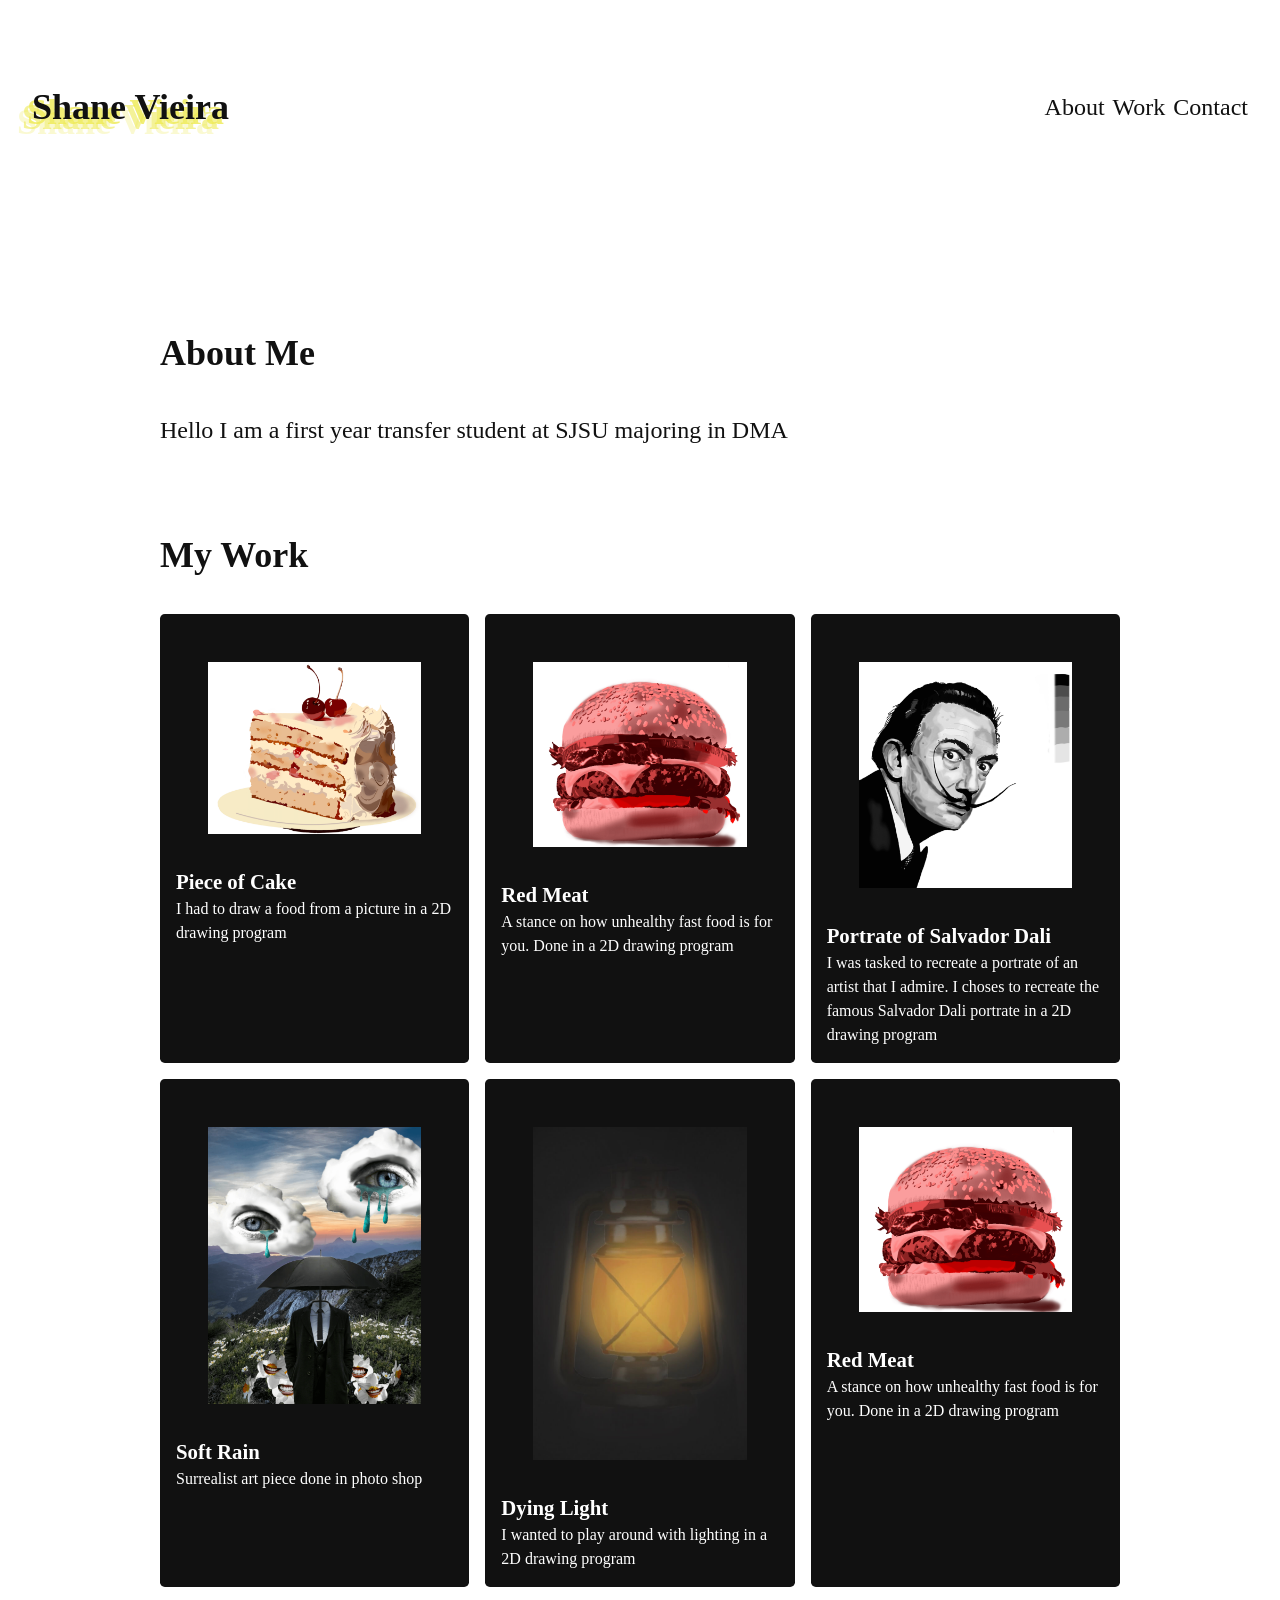
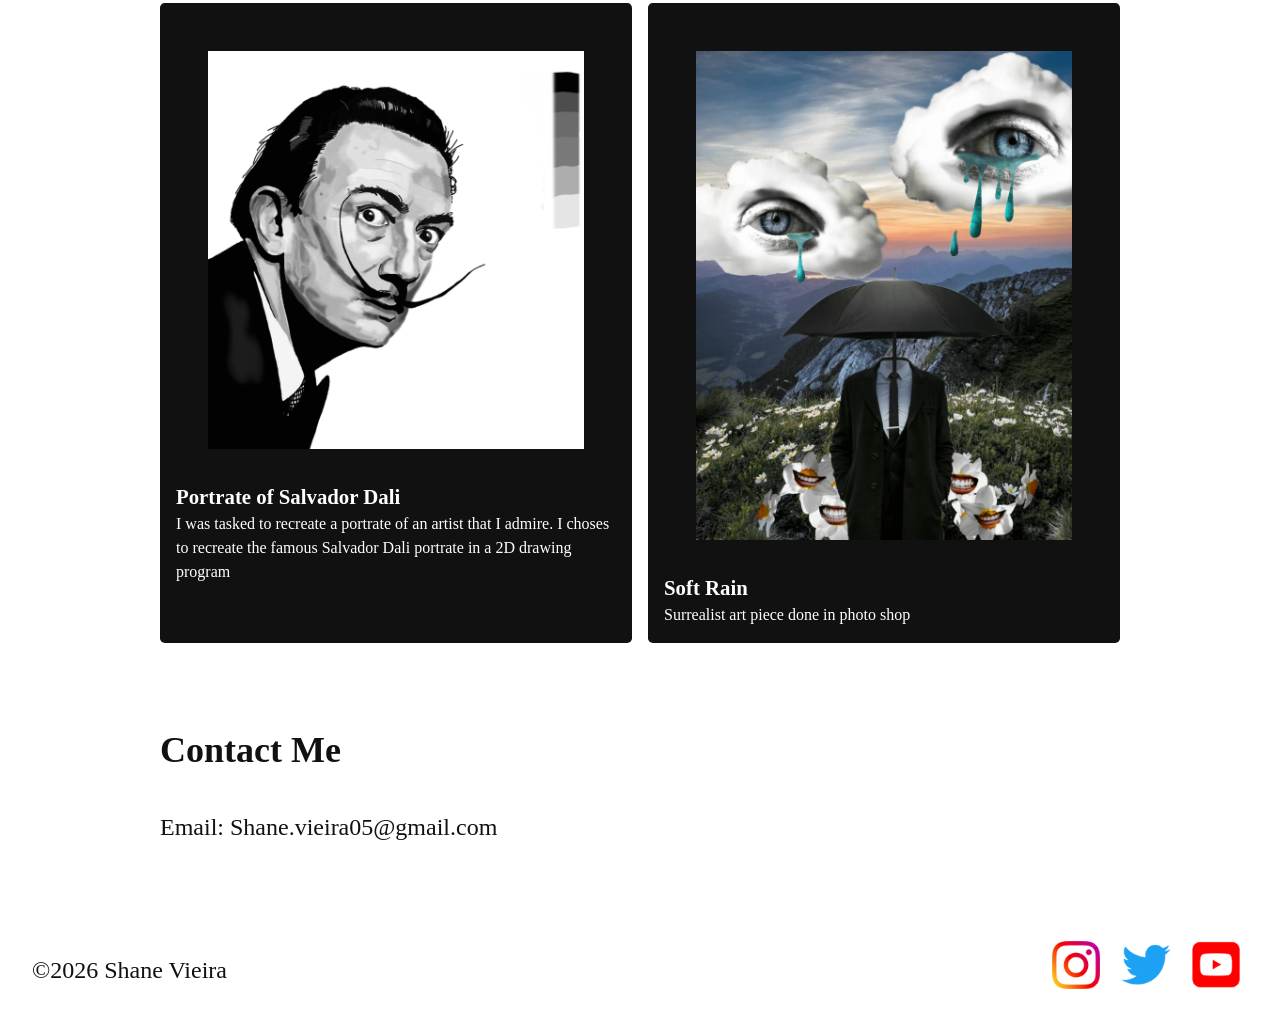
<file: 07-css-grid-multipule-pages/index.html>
<!DOCTYPE html>
<html lang="en">

<head>
    <meta charset="UTF-8">
    <meta name="viewport" content="width=device-width, initial-scale=1.0">
    <title>Shane Vieira Portfolio</title>
    <link rel="preconnect" href="https://fonts.googleapis.com">
    <link rel="preconnect" href="https://fonts.gstatic.com" crossorigin>
    <link
        href="https://fonts.googleapis.com/css2?family=Merriweather:ital,opsz,wght@0,18..144,300..900;1,18..144,300..900&family=Raleway:ital,wght@0,100..900;1,100..900&display=swap"
        rel="stylesheet">
    <link rel="stylesheet" href="css/style.css">
</head>

<body>
    <header>
        <nav class="navbar">
            <div class="navbar">
                <a href="#"><h1>Shane Vieira</h1></a>
            </div>
            <div class="nav">
                <button class="hamburger">☰</button>
                <ul class="nav-menu">
                    <li> <a href="#about-section">About</a> </li>
                    <li> <a href="#portfolio-section">Work</a> </li>
                    <li> <a href="#contact-section">Contact</a> </li>
                </ul>
            </div>



        </nav>
    </header>
    <main>
        <section class="about-section" id="about-section">
            <div class="about-content">
                <h2>About Me</h2>
                <p>Hello I am a first year transfer student at SJSU majoring in DMA</p>
            </div>
        </section>
        <section class="portfolio-section" id="portfolio-section">
            <div class="portfolio-content">
                <h2>My Work</h2>
                <div class="flex-container-grid">
                    <div class="portfolio-item flex-item-grid">
                        <a href="projects/project-templet"><img src="images/cake.png" alt="Piece of Cake">
                        <h3>Piece of Cake</h3>
                        <p>I had to draw a food from a picture in a 2D drawing program </p></a>
                    </div>
                    <div class="portfolio-item flex-item-grid">
                        <a href="projects/project-templet"><img src="images/burger.png" alt="red burger">
                        <h3>Red Meat</h3>
                        <p>A stance on how unhealthy fast food is for you. Done in a 2D drawing program</p></a>
                    </div>
                    <div class="portfolio-item flex-item-grid">
                        <a href="projects/project-templet"><img src="images/salvador_dali.png" alt="Portrate of Salvador Dali">
                        <h3>Portrate of Salvador Dali</h3>
                        <p> I was tasked to recreate a portrate of an artist that I admire. I choses to recreate the
                            famous Salvador Dali portrate in a 2D drawing program</p></a>
                    </div>
                    <div class="portfolio-item flex-item-grid">
                        <a href="projects/project-templet"><img src="images/softrain.png" alt="surrealist art piece of clouds crying">
                        <h3>Soft Rain</h3>
                        <p>Surrealist art piece done in photo shop</p></a>
                    </div>
                    <div class="portfolio-item flex-item-grid">
                        <a href="projects/project-templet"><img src="images/dyinglight.jpg" alt="Piece of Cake">
                        <h3>Dying Light</h3>
                        <p>I wanted to play around with lighting in a 2D drawing program </p></a>
                    </div>
                    <div class="portfolio-item flex-item-grid">
                        <a href="projects/project-templet"><img src="images/burger.png" alt="red burger">
                        <h3>Red Meat</h3>
                        <p>A stance on how unhealthy fast food is for you. Done in a 2D drawing program</p></a>
                    </div>
                    <div class="portfolio-item flex-item-grid">
                        <a href="projects/project-templet"><img src="images/salvador_dali.png" alt="Portrate of Salvador Dali">
                        <h3>Portrate of Salvador Dali</h3>
                        <p> I was tasked to recreate a portrate of an artist that I admire. I choses to recreate the
                            famous Salvador Dali portrate in a 2D drawing program</p></a>
                    </div>
                    <div class="portfolio-item flex-item-grid">
                        <a href="projects/project-templet"><img src="images/softrain.png" alt="surrealist art piece of clouds crying">
                        <h3>Soft Rain</h3>
                        <p>Surrealist art piece done in photo shop</p></a>
                    </div>
                </div>
            </div>
        </section>

        <section class="contact-section" id="contact-section">
            <div class="contact-content">
                <h2>Contact Me</h2>
                <p>Email: Shane.vieira05@gmail.com</p>
            </div>

        </section>
    </main>
    <footer class="flex-container">
        <p>&copy;2026 Shane Vieira</p>
        <div class="social-links">
            <a href="#"><img src="images/icon-logo-instagram.png" alt=""></a>
            <a href="#"><img src="images/icon-logo-twitter.png" alt=""></a>
            <a href="#"><img src="images/icon-logo-youtube.png" alt=""></a>
        </div>

    </footer>

    <script src="js/hamburger.js"></script>
</body>

</html>
</file>
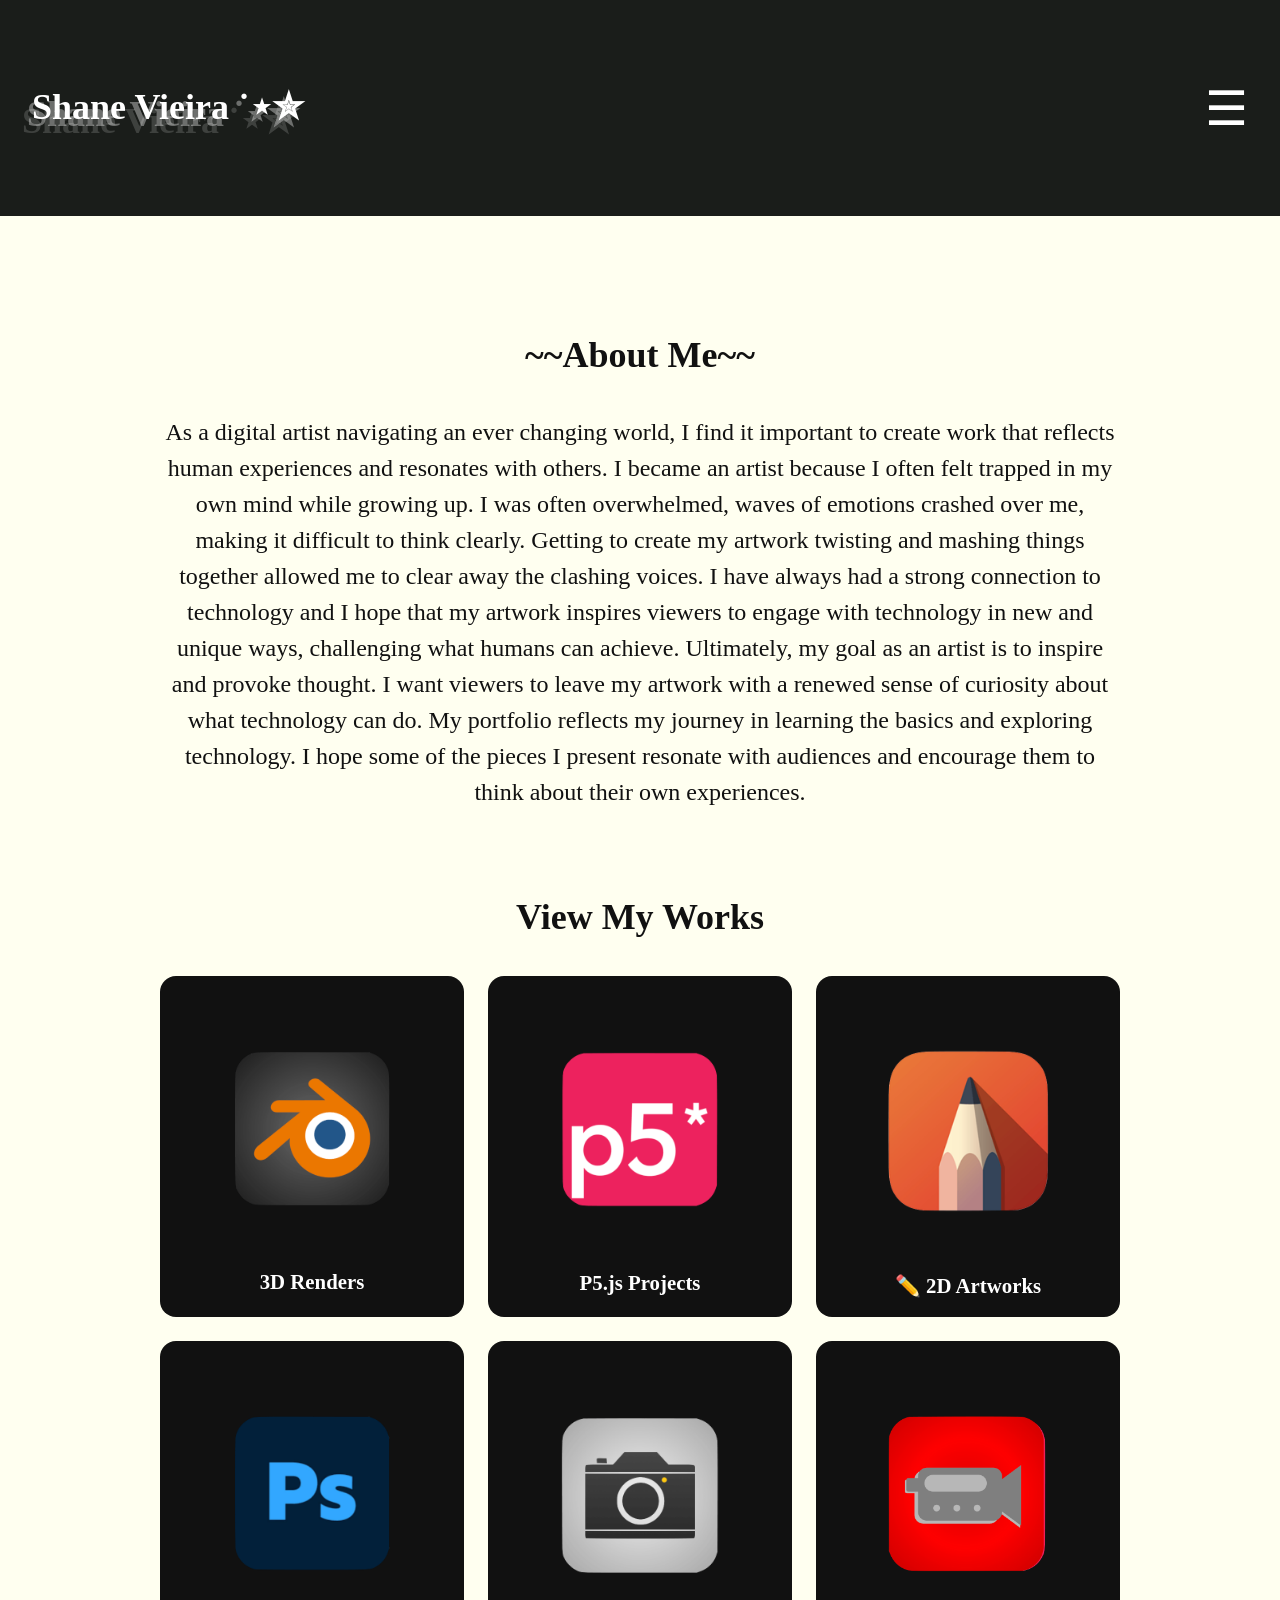
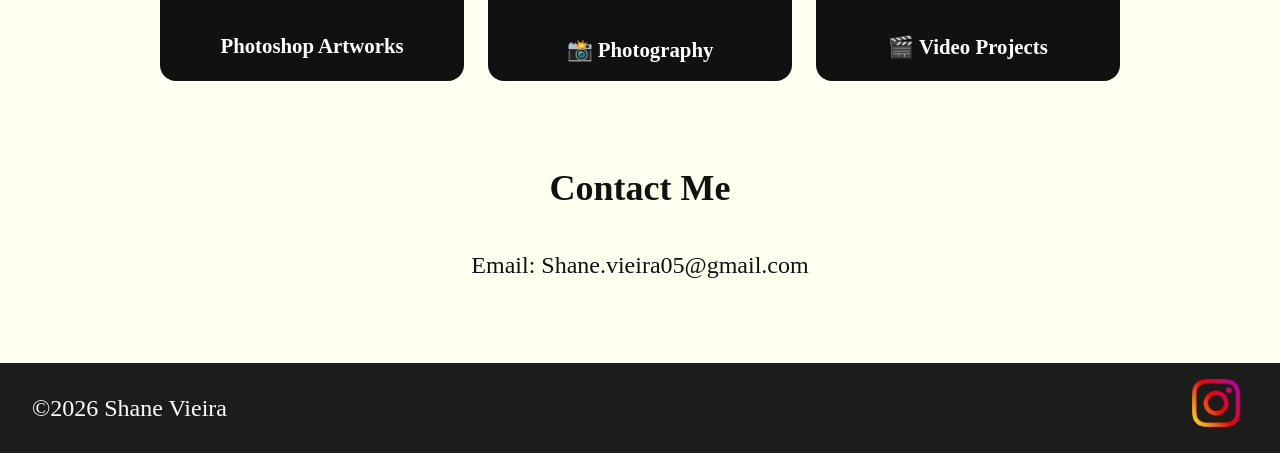
<file: homePage/index.html>
<!DOCTYPE html>
<html lang="en">

<head>
    <meta charset="UTF-8">
    <meta name="viewport" content="width=device-width, initial-scale=1.0">
    <title>Shane Vieira Portfolio</title>
    <link rel="preconnect" href="https://fonts.googleapis.com">
    <link rel="preconnect" href="https://fonts.gstatic.com" crossorigin>
    <link
        href="https://fonts.googleapis.com/css2?family=Merriweather:ital,opsz,wght@0,18..144,300..900;1,18..144,300..900&family=Raleway:ital,wght@0,100..900;1,100..900&display=swap"
        rel="stylesheet">
    <link rel="stylesheet" href="css/style.css">
</head>

<body>
    <header>
        <nav class="navbar">
            <div class="navbar">
                <a href="#"><h1>Shane Vieira ˙⋆✮</h1></a>
            </div>
            <div class="nav">
                <button class="hamburger">☰</button>
                <ul class="nav-menu">
                    <!-- <li> <a href="#about-section">About</a> </li>
                    <li> <a href="#portfolio-section">Work</a> </li>
                    <li> <a href="#contact-section">Contact</a> </li> -->
                    <li> <a href="projects/project-templet3">3D Renders</a> </li>
                    <li> <a href="projects/project-templet2">P5.js Projects</a> </li>
                    <li> <a href="projects/project-templet">2D Artworks</a> </li>
                    <li> <a href="projects/project-templet4">Photoshop Artworks</a> </li>
                    <li> <a href="projects/project-templet5">Photography</a> </li>
                    <li> <a href="projects/project-templet6">Video Projects</a> </li>
                    <li> <a href="#contact-section"><h5>Contact|Home</h5></a> </li>
                </ul>
            </div>



        </nav>
    </header>
    <main>
        <section class="about-section" id="about-section">
            <div class="about-content">
                <h2>~~About Me~~</h2>
                <p>As a digital artist navigating an ever changing world, I find it important to create work that reflects human experiences and resonates with others. I became an artist because I often felt trapped in my own mind while growing up. I was often overwhelmed, waves of emotions crashed over me, making it difficult to think clearly. Getting to create my artwork twisting and mashing things together allowed me to clear away the clashing voices. I have always had a strong connection to technology and I hope that my artwork inspires viewers to engage with technology in new and unique ways, challenging what humans can achieve. Ultimately, my goal as an artist is to inspire and provoke thought. I want viewers to leave my artwork with a renewed sense of curiosity about what technology can do. My portfolio reflects my journey in learning the basics and exploring technology. I hope some of the pieces I present resonate with audiences and encourage them to think about their own experiences.</p>
            </div>
        </section>
        <section class="portfolio-section" id="portfolio-section">
            <div class="portfolio-content">
                <h2>View My Works</h2>
                <div class="flex-container-grid">
                    <div class="portfolio-item flex-item-grid">
                        <a href="projects/project-templet3"><img src="images/3Dlogo.png" alt="3Dlogo">
                        <h3>3D Renders</h3>
                        <p> </p></a>
                    </div>
                    <div class="portfolio-item flex-item-grid">
                        <a href="projects/project-templet2"><img src="images/p5jslogo.png" alt="p5jslogor">
                        <h3>P5.js Projects</h3>
                        <p></p></a>
                    </div>
                    <div class="portfolio-item flex-item-grid">
                        <a href="projects/project-templet"><img src="images/2Dlogo.png" alt="2Dlogo">
                        <h3>✏️ 2D Artworks</h3>
                        <p></p></a>
                    </div>
                    <div class="portfolio-item flex-item-grid">
                        <a href="projects/project-templet4"><img src="images/photoshoplogo.png" alt="photoshoplogo">
                        <h3>Photoshop Artworks</h3>
                        <p></p></a>
                    </div>
                    <div class="portfolio-item flex-item-grid">
                        <a href="projects/project-templet5"><img src="images/photologo.png" alt="photologo">
                        <h3>📸 Photography</h3>
                        <p></p></a>
                    </div>
                    <div class="portfolio-item flex-item-grid">
                        <a href="projects/project-templet6"><img src="images/filmlogo1.png" alt="filmlogo">
                        <h3>🎬 Video Projects</h3>
                        <p></p></a>
                    </div>
                </div>
            </div>
        </section>

        <section class="contact-section" id="contact-section">
            <div class="contact-content">
                <h2>Contact Me</h2>
                <p>Email: Shane.vieira05@gmail.com</p>
            </div>

        </section>
    </main>
    <footer class="flex-container">
        <p>&copy;2026 Shane Vieira</p>
        <div class="social-links">
            <!-- <a href="#"><img src="images/icon-logo-twitter.png" alt=""></a>
            <a href="#"><img src="images/icon-logo-youtube.png" alt=""></a> -->
            <a href="https://www.instagram.com/art_byshane/"><img src="images/icon-logo-instagram.png" alt=""></a>
        </div>

    </footer>

    <script src="js/hamburger.js"></script>
</body>

</html>
</file>
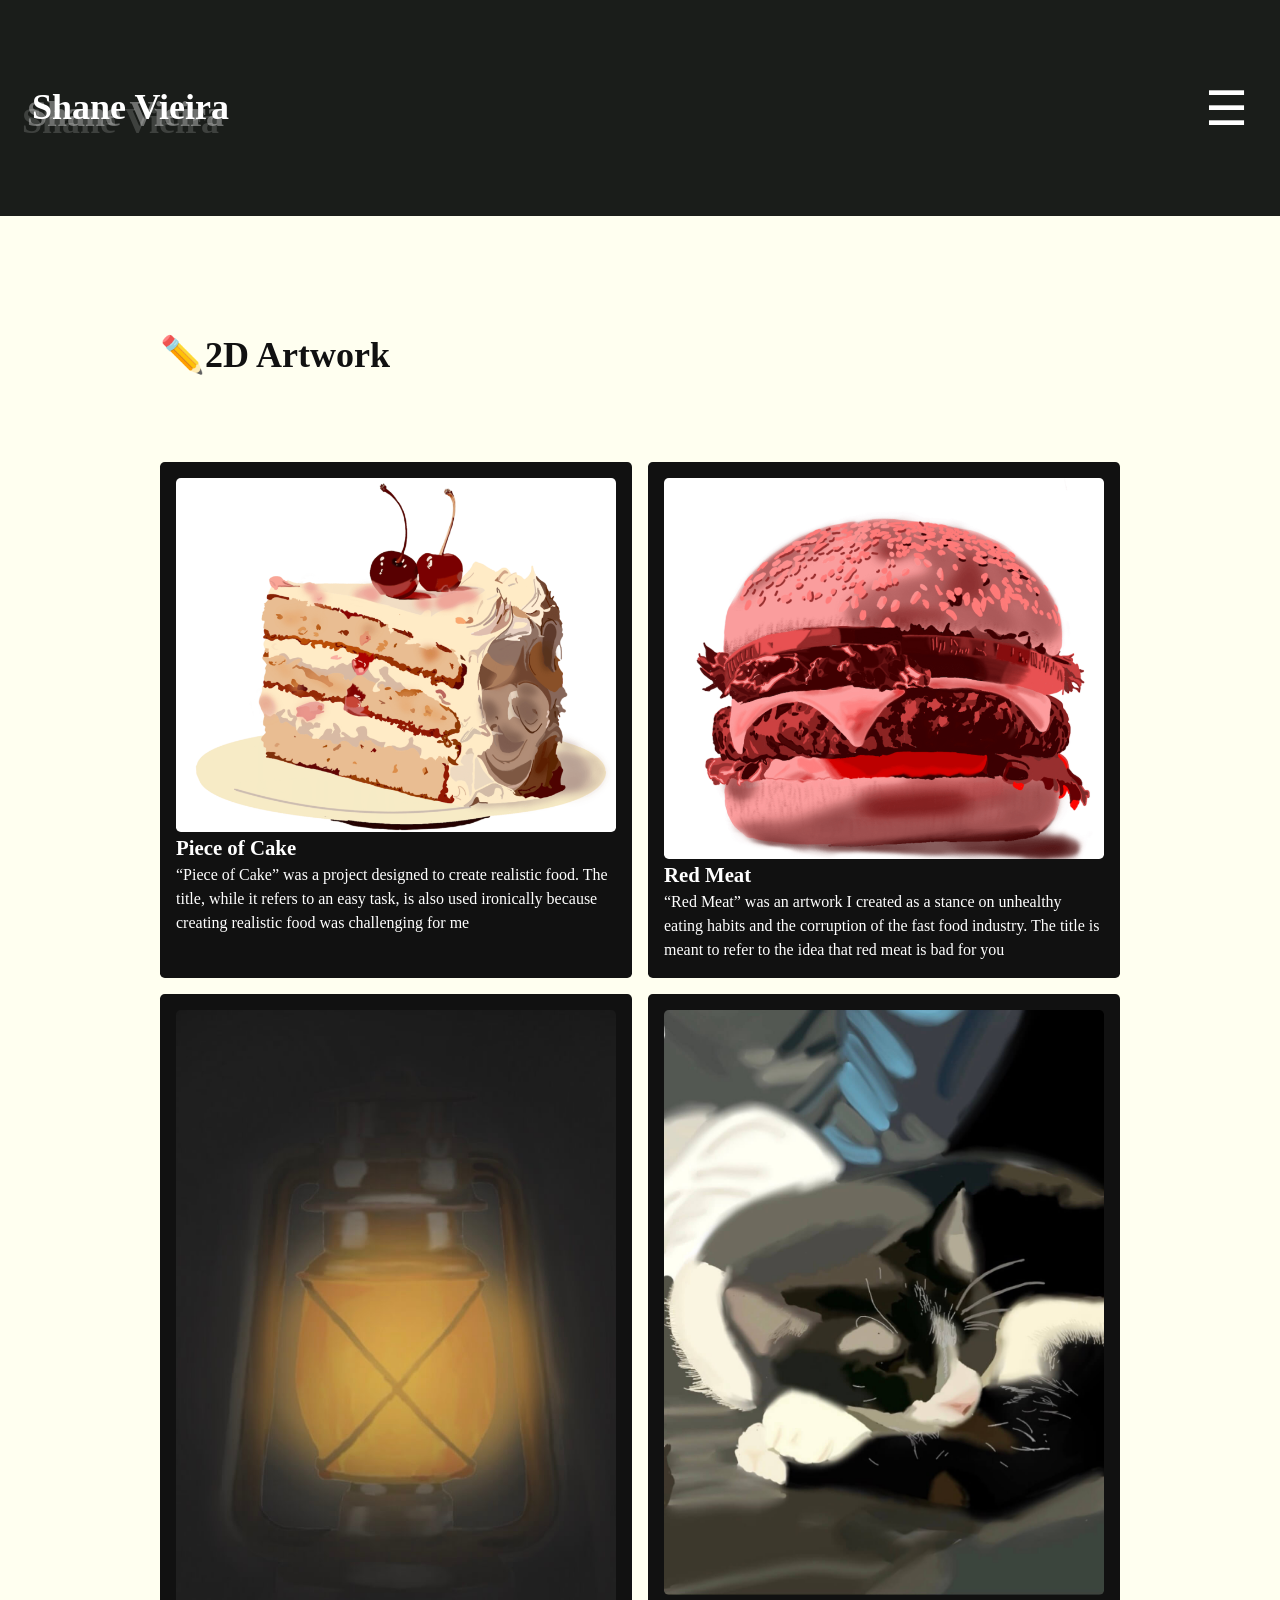
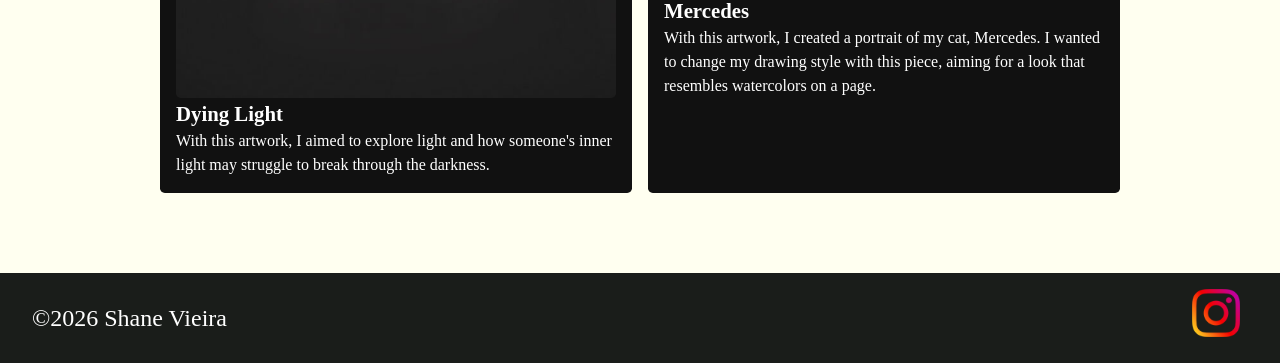
<file: homePage/projects/project-templet/index.html>
<!DOCTYPE html>
<html lang="en">

<head>
    <meta charset="UTF-8">
    <meta name="viewport" content="width=device-width, initial-scale=1.0">
    <title>Shane Vieira Portfolio</title>
    <link rel="preconnect" href="https://fonts.googleapis.com">
    <link rel="preconnect" href="https://fonts.gstatic.com" crossorigin>
    <link
        href="https://fonts.googleapis.com/css2?family=Merriweather:ital,opsz,wght@0,18..144,300..900;1,18..144,300..900&family=Raleway:ital,wght@0,100..900;1,100..900&display=swap"
        rel="stylesheet">
    <link rel="stylesheet" href="css/style.css">
    <link rel="stylesheet" href="css/baguetteBox.css">
</head>

<body>
    <header>
        <nav class="navbar">
            <div class="navbar">
            <a href="../../"><h1>Shane Vieira</h1></a>
            </div>
            <div class="nav">
                <button class="hamburger">☰</button>
                <ul class="nav-menu">
                    <li> <a href="../../projects/project-templet3">3D Renders</a> </li>
                    <li> <a href="../../projects/project-templet2">P5.js Projects</a> </li>
                    <li> <a href="../../projects/project-templet">2D Artworks</a> </li>
                    <li> <a href="../../projects/project-templet4">Photoshop Artworks</a> </li>
                    <li> <a href="../../projects/project-templet5">Photography</a> </li>
                    <li> <a href="../../projects/project-templet6">Video Projects</a> </li>
                    <li> <a href="../../#contact-section"><h5>Contact|Home</h5></a> </li>
                </ul>
            </div>



        </nav>
    </header>
    <main>
        <section class="about-section" id="about-section">
            <div class="about-content">
                <h2>✏️2D Artwork</h2>
                <p></p>
            </div>
        </section>
        <section class="portfolio-section" id="portfolio-section">
            <div class="portfolio-content">
                <div class="flex-container-grid">
                    <div class="portfolio-item flex-item-grid">
                        <a href="../../images/cake.png" data-caption="Piece of Cake"><img src="../../images/cake.png" alt="Piece of Cake"></a>
                        <h3>Piece of Cake</h3>
                        <p>“Piece of Cake” was a project designed to create realistic food. The title, while it refers to an easy task, is also used ironically because creating realistic food was challenging for me </p>
                    </div>
                    <div class="portfolio-item flex-item-grid">
                        <a href="../../images/burger.png" data-caption="Red Meat"><img src="../../images/burger.png" alt="red burger"></a>
                        <h3>Red Meat</h3>
                        <p>“Red Meat” was an artwork I created as a stance on unhealthy eating habits and the corruption of the fast food industry. The title is meant to refer to the idea that red meat is bad for you  </p>
                    </div>
                    <!-- <div class="portfolio-item flex-item-grid">
                        <a href="../../images/salvador_dali.png" data-caption="Portrate of Salvador Dali"><img src="../../images/salvador_dali.png" alt="Portrate of Salvador Dali"></a>
                        <h3>Portrate of Salvador Dali</h3>
                        <p> I was tasked to recreate a self portrate of an artist that I admire. I choses to recreate the
                            famous Salvador Dali portrate in a 2D drawing program</p>
                    </div>
                    <div class="portfolio-item flex-item-grid">
                        <a href="../../images/bird.jpg" data-caption="Pattern Parrot"><img src="../../images/bird.jpg" alt="Portrate of Salvador Dali"></a>
                        <h3>Pattern Parrot </h3>
                        <p> This was an assignment where I had to create an animal made entirely out of different patterns I choose a parrot because they are known for their intresting patterns</p>
                    </div> -->
                    <div class="portfolio-item flex-item-grid">
                        <a href="../../images/dyinglight.jpg" data-caption="Dying Light"><img src="../../images/dyinglight.jpg" alt="Portrate of Salvador Dali"></a>
                        <h3>Dying Light</h3>
                        <p> With this artwork, I aimed to explore light and how someone's inner light may struggle to break through the darkness.</p>
                    </div>
                    <div class="portfolio-item flex-item-grid">
                        <a href="../../images/cat.jpg" data-caption="Mercedes"><img src="../../images/cat.jpg" alt="Portrate of Salvador Dali"></a>
                        <h3>Mercedes</h3>
                        <p> With this artwork, I created a portrait of my cat, Mercedes. I wanted to change my drawing style with this piece, aiming for a look that resembles watercolors on a page.</p>
                    </div>
                </div>
            </div>
        </section>
    </main>
    <footer class="flex-container">
        <p>&copy;2026 Shane Vieira</p>
        <div class="social-links">
            <!-- <a href="#"><img src="../../images/icon-logo-twitter.png" alt=""></a>
            <a href="#"><img src="../../images/icon-logo-youtube.png" alt=""></a> -->
            <a href="https://www.instagram.com/art_byshane/"><img src="../../images/icon-logo-instagram.png" alt=""></a>
        </div>

    </footer>

    <script src="js/hamburger.js"></script>
    <script src="js/baguetteBox.js"></script>
    <script>
        baguetteBox.run(".flex-container-grid",{
            captions: true
        })
    </script>
</body>

</html>
</file>
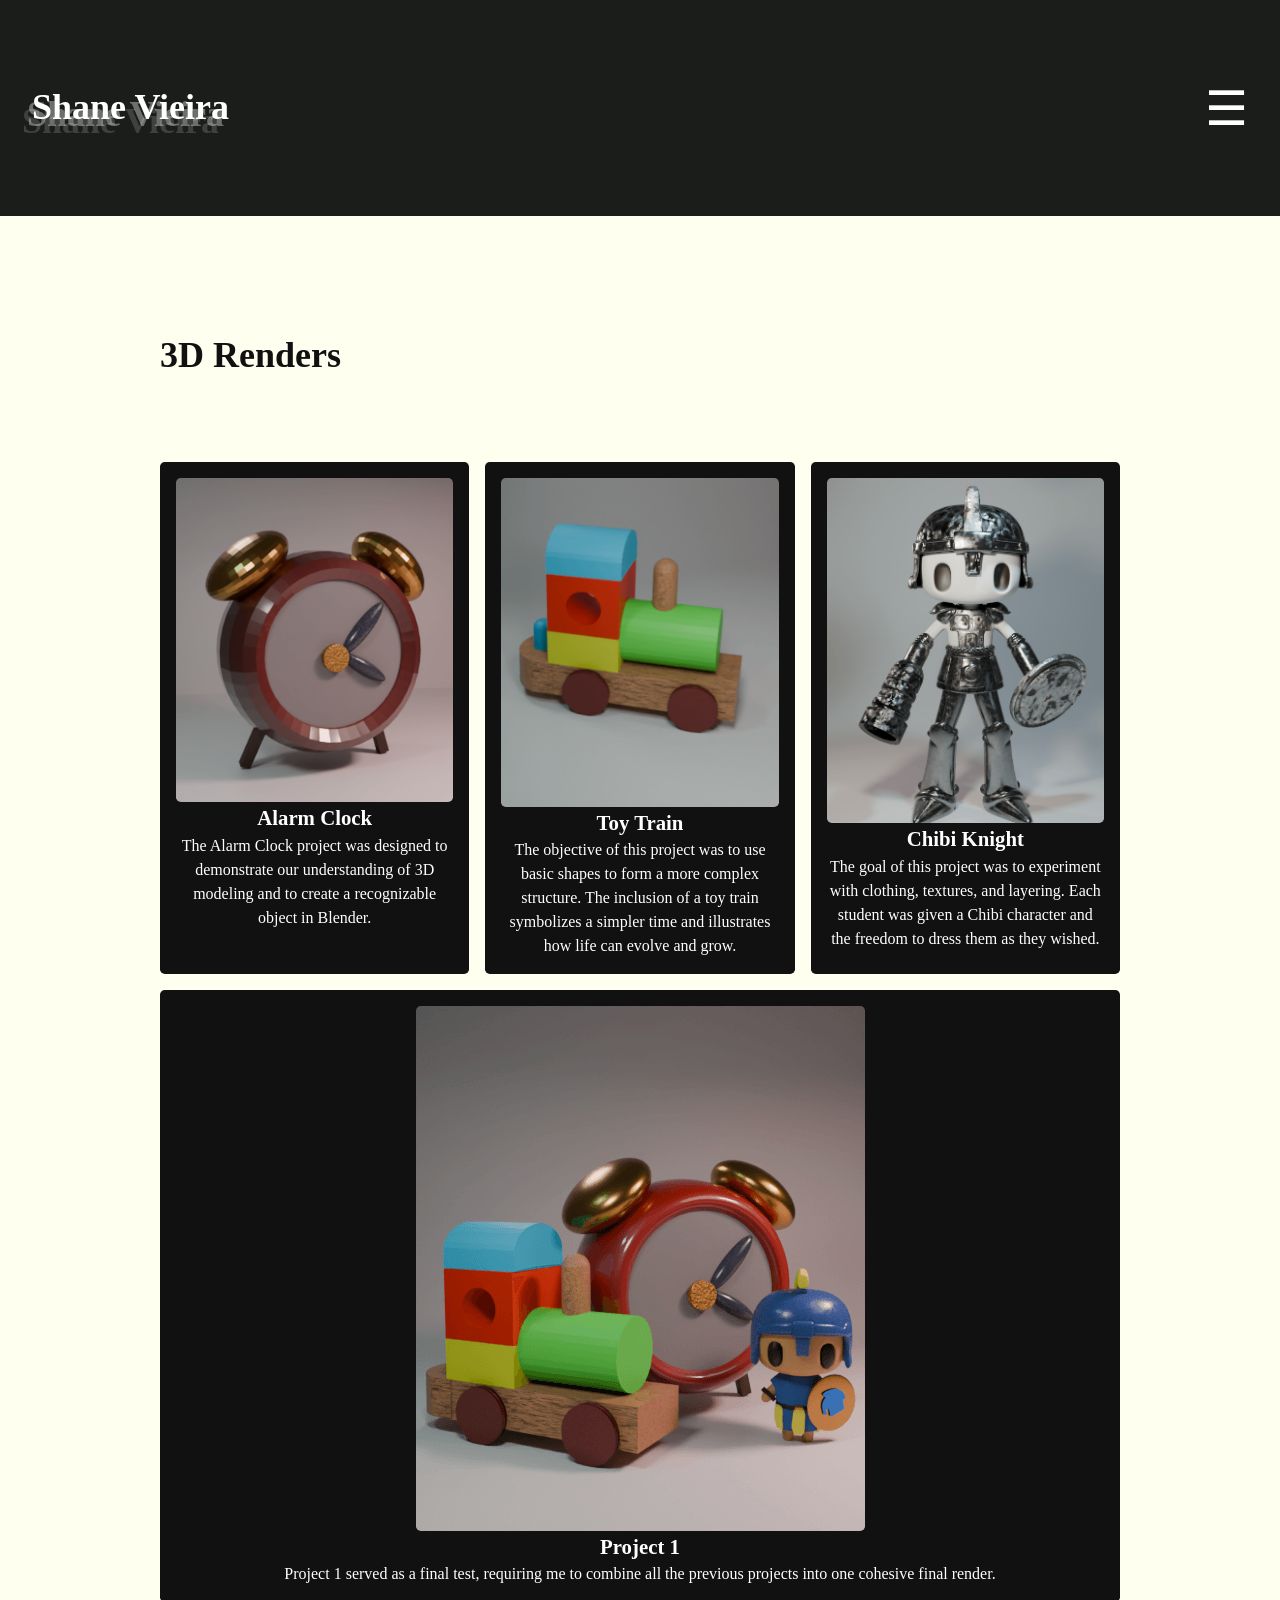
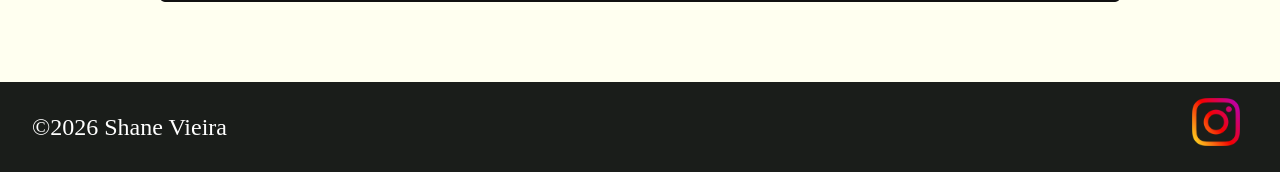
<file: homePage/projects/project-templet3/index.html>
<!DOCTYPE html>
<html lang="en">

<head>
    <meta charset="UTF-8">
    <meta name="viewport" content="width=device-width, initial-scale=1.0">
    <title>Shane Vieira Portfolio</title>
    <link rel="preconnect" href="https://fonts.googleapis.com">
    <link rel="preconnect" href="https://fonts.gstatic.com" crossorigin>
    <link
        href="https://fonts.googleapis.com/css2?family=Merriweather:ital,opsz,wght@0,18..144,300..900;1,18..144,300..900&family=Raleway:ital,wght@0,100..900;1,100..900&display=swap"
        rel="stylesheet">
    <link rel="stylesheet" href="css/style.css">
    <link rel="stylesheet" href="css/baguetteBox.css">
</head>

<body>
    <header>
        <nav class="navbar">
            <div class="navbar">
            <a href="../../"><h1>Shane Vieira</h1></a>
            </div>
            <div class="nav">
                <button class="hamburger">☰</button>
                <ul class="nav-menu">
                    <li> <a href="../../projects/project-templet3">3D Renders</a> </li>
                    <li> <a href="../../projects/project-templet2">P5.js Projects</a> </li>
                    <li> <a href="../../projects/project-templet">2D Artworks</a> </li>
                    <li> <a href="../../projects/project-templet4">Photoshop Artworks</a> </li>
                    <li> <a href="../../projects/project-templet5">Photography</a> </li>
                    <li> <a href="../../projects/project-templet6">Video Projects</a> </li>
                    <li> <a href="../../#contact-section"><h5>Contact|Home</h5></a> </li>
                </ul>
            </div>



        </nav>
    </header>
    <main>
        <section class="about-section" id="about-section">
            <div class="about-content">
                <h2>3D Renders</h2>
                <p></p>
            </div>
        </section>
        <section class="portfolio-section" id="portfolio-section">
            <div class="portfolio-content">
                <div class="flex-container-grid">
                    <div class="portfolio-item flex-item-grid">
                        <a href="../../images/clock.png" data-caption="Alarm Clock"><img src="../../images/clock.png" alt="clock image"></a>
                        <h3>Alarm Clock</h3>
                        <p>The Alarm Clock project was designed to demonstrate our understanding of 3D modeling and to create a recognizable object in Blender.</p>
                    </div>
                    <div class="portfolio-item flex-item-grid">
                        <a href="../../images/train.png" data-caption="Toy Train"><img src="../../images/train.png" alt="toy train"></a>
                        <h3>Toy Train</h3>
                        <p>The objective of this project was to use basic shapes to form a more complex structure. The inclusion of a toy train symbolizes a simpler time and illustrates how life can evolve and grow.</p>
                    </div>
                    <div class="portfolio-item flex-item-grid">
                        <a href="../../images/knight.png" data-caption="Chibi Knight"><img src="../../images/knight.png" alt="Knight armor"></a>
                        <h3>Chibi Knight</h3>
                        <p>The goal of this project was to experiment with clothing, textures, and layering. Each student was given a Chibi character and the freedom to dress them as they wished.</p>
                    </div>
                    <div class="portfolio-item flex-item-grid">
                        <a href="../../images/3drender1.png" data-caption="Project 1"><img src="../../images/3drender1.png" alt="Portrate of Salvador Dali"></a>
                        <h3>Project 1</h3>
                        <p>Project 1 served as a final test, requiring me to combine all the previous projects into one cohesive final render.</p>
                    </div>
                </div>
            </div>
        </section>
    </main>
    <footer class="flex-container">
        <p>&copy;2026 Shane Vieira</p>
        <div class="social-links">
            <!-- <a href="#"><img src="../../images/icon-logo-twitter.png" alt=""></a>
            <a href="#"><img src="../../images/icon-logo-youtube.png" alt=""></a> -->
            <a href="https://www.instagram.com/art_byshane/"><img src="../../images/icon-logo-instagram.png" alt=""></a>
        </div>

    </footer>

    <script src="js/hamburger.js"></script>
    <script src="js/baguetteBox.js"></script>
    <script>
        baguetteBox.run(".flex-container-grid",{
            captions: true
        })
    </script>
</body>

</html>
</file>
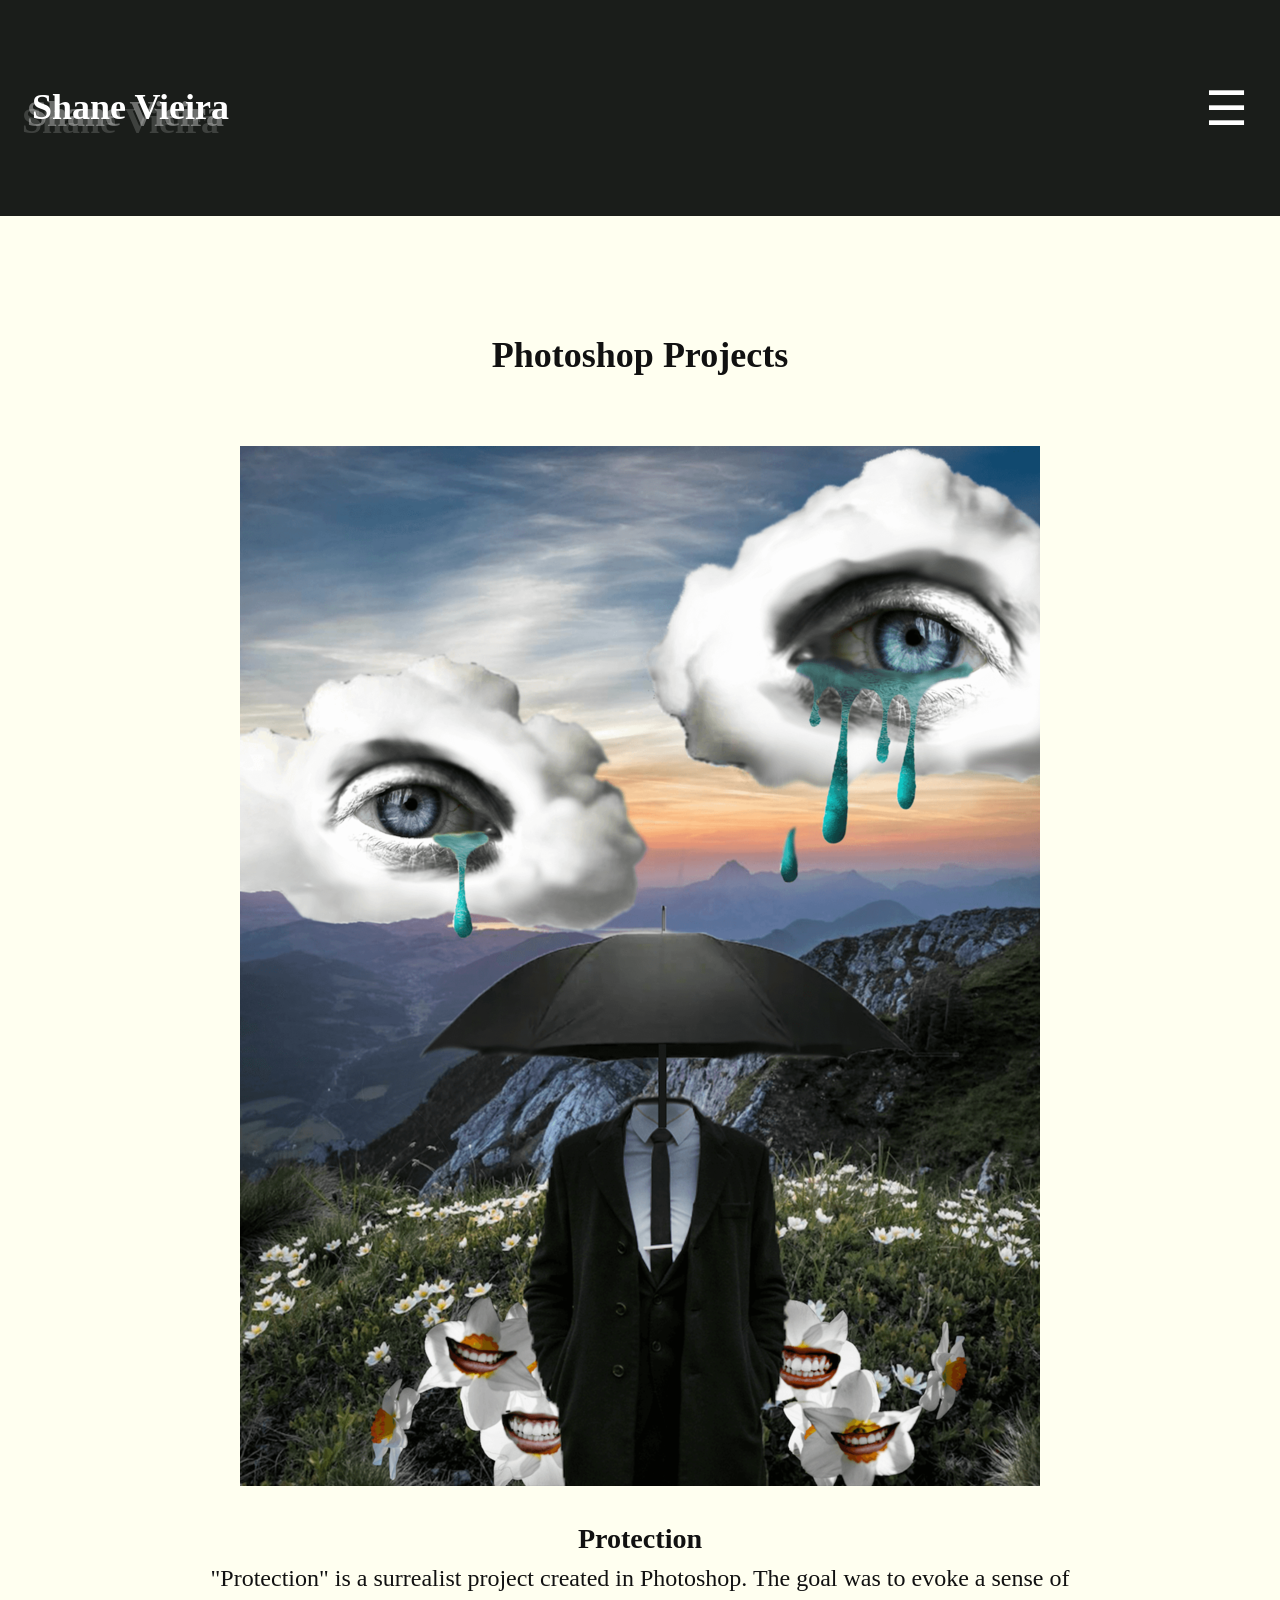
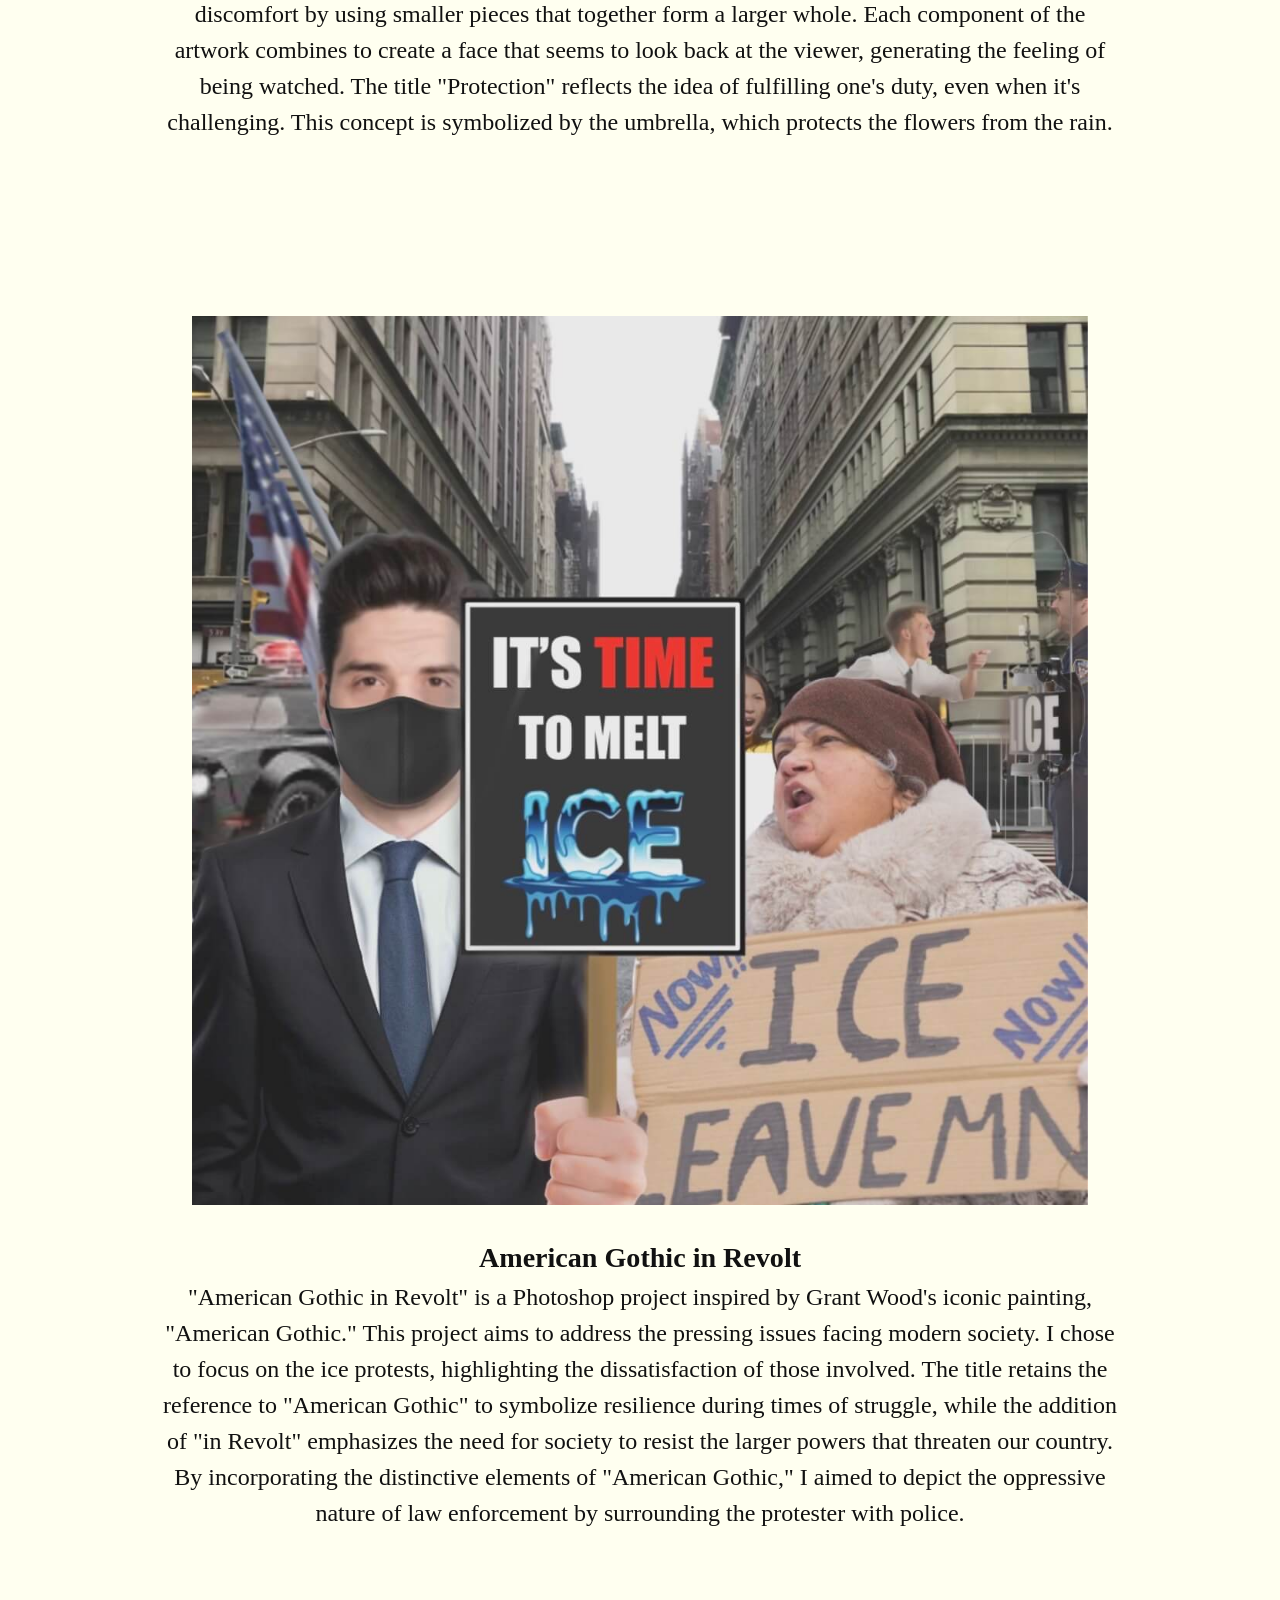
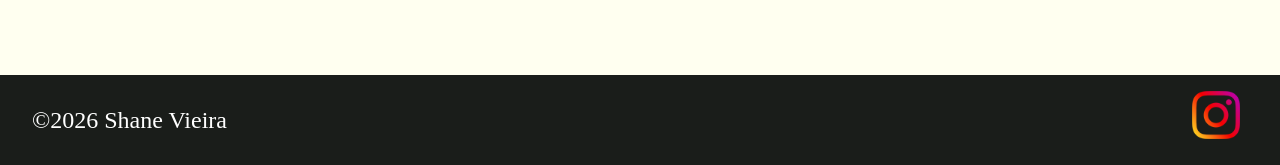
<file: homePage/projects/project-templet4/index.html>
<!DOCTYPE html>
<html lang="en">

<head>
    <meta charset="UTF-8">
    <meta name="viewport" content="width=device-width, initial-scale=1.0">
    <title>Shane Vieira Portfolio</title>
    <link rel="preconnect" href="https://fonts.googleapis.com">
    <link rel="preconnect" href="https://fonts.gstatic.com" crossorigin>
    <link
        href="https://fonts.googleapis.com/css2?family=Merriweather:ital,opsz,wght@0,18..144,300..900;1,18..144,300..900&family=Raleway:ital,wght@0,100..900;1,100..900&display=swap"
        rel="stylesheet">
    <link rel="stylesheet" href="../../css/style.css">
</head>

<body>
    <header>
        <nav class="navbar">
            <div class="navbar">
                <a href="../../">
                    <h1>Shane Vieira</h1>
                </a>
            </div>
            <div class="nav">
                <button class="hamburger">☰</button>
                <ul class="nav-menu">
                    <li> <a href="../../projects/project-templet3">3D Renders</a> </li>
                    <li> <a href="../../projects/project-templet2">P5.js Projects</a> </li>
                    <li> <a href="../../projects/project-templet">2D Artworks</a> </li>
                    <li> <a href="../../projects/project-templet4">Photoshop Artworks</a> </li>
                    <li> <a href="../../projects/project-templet5">Photography</a> </li>
                    <li> <a href="../../projects/project-templet6">Video Projects</a> </li>
                    <li> <a href="../../#contact-section"><h5>Contact|Home</h5></a> </li>
                </ul>
            </div>



        </nav>
    </header>
    <main>
        <section class="about-section" id="about-section">
            <div class="project-content">
                <h2>Photoshop Projects</h2>
                <p>
                <img src="../../images/softrain.png" alt="">
                <h3>Protection</h3>
"Protection" is a surrealist project created in Photoshop. The goal was to evoke a sense of discomfort by using smaller pieces that together form a larger whole. Each component of the artwork combines to create a face that seems to look back at the viewer, generating the feeling of being watched. The title "Protection" reflects the idea of fulfilling one's duty, even when it's challenging. This concept is symbolized by the umbrella, which protects the flowers from the rain.</p>
            </div>
            <div class="project-content">
                <p>
                <img src="../../images/ag.png" alt="">
                <h3>American Gothic in Revolt </h3>
                "American Gothic in Revolt" is a Photoshop project inspired by Grant Wood's iconic painting, "American Gothic." This project aims to address the pressing issues facing modern society. I chose to focus on the ice protests, highlighting the dissatisfaction of those involved. The title retains the reference to "American Gothic" to symbolize resilience during times of struggle, while the addition of "in Revolt" emphasizes the need for society to resist the larger powers that threaten our country. By incorporating the distinctive elements of "American Gothic," I aimed to depict the oppressive nature of law enforcement by surrounding the protester with police.</p>
            </div>
        </section>

    </main>
    <footer class="flex-container">
        <p>&copy;2026 Shane Vieira</p>
        <div class="social-links">
            <!-- <a href="#"><img src="../../images/icon-logo-twitter.png" alt=""></a>
            <a href="#"><img src="../../images/icon-logo-youtube.png" alt=""></a> -->
            <a href="https://www.instagram.com/art_byshane/"><img src="../../images/icon-logo-instagram.png" alt=""></a>
        </div>

    </footer>

    <script src="js/hamburger.js"></script>
</body>

</html>
</file>
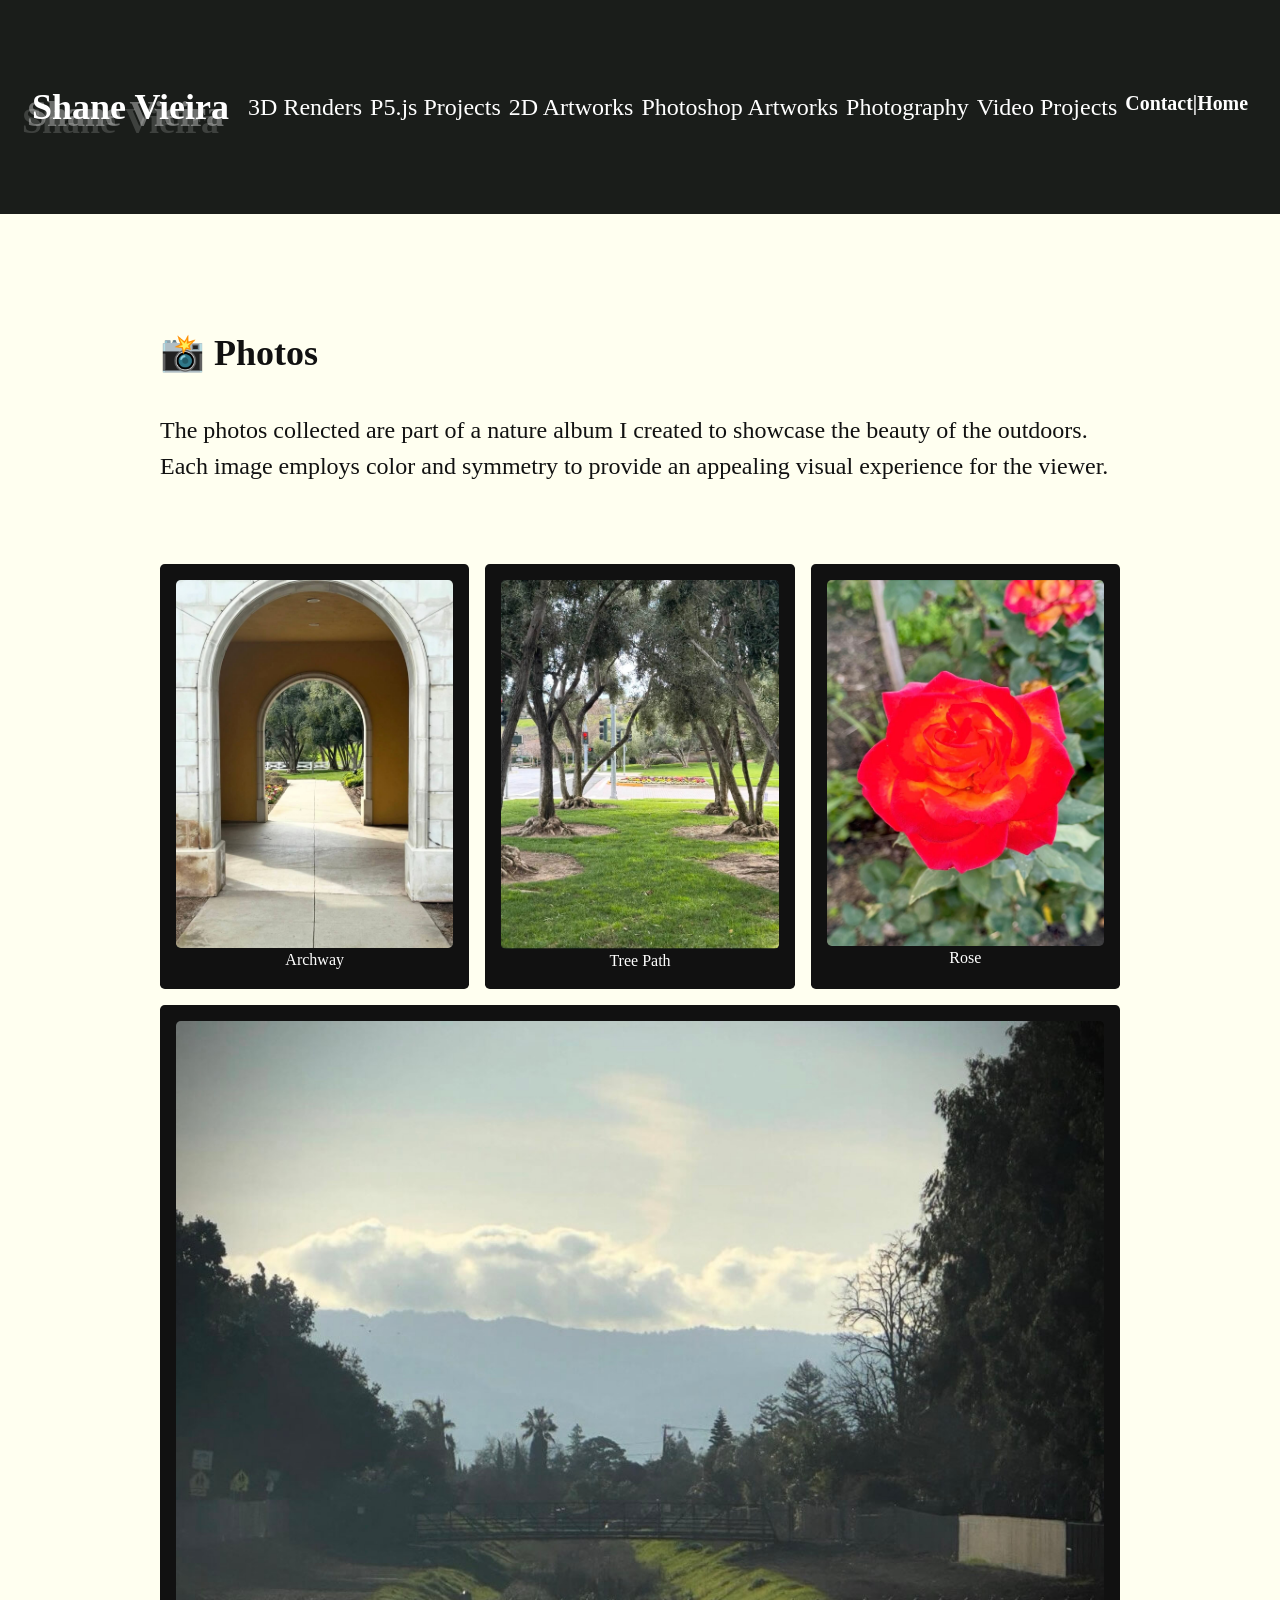
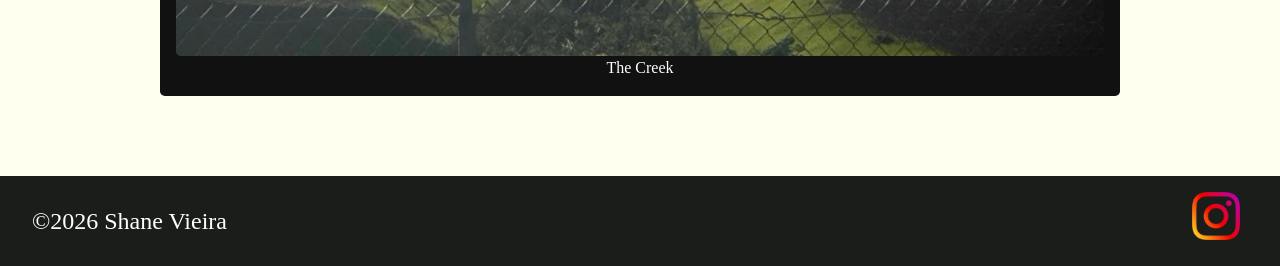
<file: homePage/projects/project-templet5/index.html>
<!DOCTYPE html>
<html lang="en">

<head>
    <meta charset="UTF-8">
    <meta name="viewport" content="width=device-width, initial-scale=1.0">
    <title>Shane Vieira Portfolio</title>
    <link rel="preconnect" href="https://fonts.googleapis.com">
    <link rel="preconnect" href="https://fonts.gstatic.com" crossorigin>
    <link
        href="https://fonts.googleapis.com/css2?family=Merriweather:ital,opsz,wght@0,18..144,300..900;1,18..144,300..900&family=Raleway:ital,wght@0,100..900;1,100..900&display=swap"
        rel="stylesheet">
    <link rel="stylesheet" href="css/style.css">
    <link rel="stylesheet" href="css/baguetteBox.css">
</head>

<body>
    <header>
        <nav class="navbar">
            <div class="navbar">
            <a href="../../"><h1>Shane Vieira</h1></a>
            </div>
            <div class="nav">
                <button class="hamburger">☰</button>
                <ul class="nav-menu">
                    <li> <a href="../../projects/project-templet3">3D Renders</a> </li>
                    <li> <a href="../../projects/project-templet2">P5.js Projects</a> </li>
                    <li> <a href="../../projects/project-templet">2D Artworks</a> </li>
                    <li> <a href="../../projects/project-templet4">Photoshop Artworks</a> </li>
                    <li> <a href="../../projects/project-templet5">Photography</a> </li>
                    <li> <a href="../../projects/project-templet6">Video Projects</a> </li>
                    <li> <a href="../../#contact-section"><h5>Contact|Home</h5></a> </li>
                </ul>
            </div>



        </nav>
    </header>
    <main>
        <section class="about-section" id="about-section">
            <div class="about-content">
                <h2>📸 Photos</h2>
                <p>The photos collected are part of a nature album I created to showcase the beauty of the outdoors. Each image employs color and symmetry to provide an appealing visual experience for the viewer.</p>
            </div>
        </section>
        <section class="portfolio-section" id="portfolio-section">
            <div class="portfolio-content">
                <div class="flex-container-grid">
                    <div class="portfolio-item flex-item-grid">
                        <a href="../../images/arch.jpg" data-caption="Archway"><img src="../../images/arch.jpg" alt="Archway"> </a>
                        <h3></h3>
                        <p>Archway</p>
                    </div>
                    <div class="portfolio-item flex-item-grid">
                        <a href="../../images/trees.jpg" data-caption="Tree Path"><img src="../../images/trees.jpg" alt="image of trees"></a>
                        <h3></h3>
                        <p>Tree Path</p>
                    </div>
                    <div class="portfolio-item flex-item-grid">
                        <a href="../../images/rose.jpg" data-caption="Rose"><img src="../../images/rose.jpg" alt="Portrate of a Rose"></a>
                        <h3></h3>
                        <p>Rose</p>
                    </div>
                    <div class="portfolio-item flex-item-grid">
                        <a href="../../images/land.jpg" data-caption="The Creek"><img src="../../images/land.jpg" alt="Portrate of Landscape"></a>
                        <h3></h3>
                        <p>The Creek</p>
                    </div>
                </div>
            </div>
        </section>
    </main>
    <footer class="flex-container">
        <p>&copy;2026 Shane Vieira</p>
        <div class="social-links">
            <!-- <a href="#"><img src="../../images/icon-logo-twitter.png" alt=""></a>
            <a href="#"><img src="../../images/icon-logo-youtube.png" alt=""></a> -->
            <a href="https://www.instagram.com/art_byshane/"><img src="../../images/icon-logo-instagram.png" alt=""></a>
        </div>

    </footer>

    <script src="js/hamburger.js"></script>
    <script src="js/baguetteBox.js"></script>
    <script>
        baguetteBox.run(".flex-container-grid",{
            captions: true
        })
    </script>
</body>

</html>
</file>
<file: 07-css-grid-multipule-pages/css/style.css>
/*---------------------------------------color palette */

:root {
    --bgcolor-1: #fff;
    --bgcolor-2: gray;
    --bgcolor-3: #e6e6e5;
    --fcolor: #111;
    --ac-1: #2a7b9b;
    --ac-2: #edea53;
    --ac-3: #57c785;
    --dcolor: #1A1D1A;
}




/*---------------------------------------CSS resets */

/* Change box-sizing default to border-box */
*,
*::before,
*::after {
  box-sizing: border-box;
}



* {
    margin: 0;
    padding: 0;
}

/* make images responive */
img {
    display: block;
    max-width: 100%;

}


/*---------------------------------------Respecting useres font size preferences */
html {
    font-size: 100%;
}

/*---------------------------------------General CSS */

html{
    scroll-behavior: smooth;
}

body {
    background-color: var(--bgcolor-1);
    color: var(--fcolor);
    font-size: 1.5rem;
    line-height: 1.5;
    font-family: Georgia, 'Times New Roman', Times, serif;
    /* text-align: justify; */
}

header {
    padding: 5rem 2rem;
    margin-bottom: 7rem;
}

header h1 {
    text-shadow: -5px 5px 0px #edea53cc, -10px 10px 0px #edea5399, -15px 15px 0px #edea5344;
}

nav a {
    text-decoration: none;
    color: var(--fcolor);
    /* margin: 0 1rem; */
    transition: all .5s ease;
}

nav a:hover {
    color: var(--ac-2);
}

.navbar{
    display: flex;
    justify-content: space-between;
    align-items: center;
}

.hamburger{
    display: none;
    background: none;
    border: none;
    color: var(--fcolor);
    font-size: 3rem;

}

.nav-menu{
    list-style: none;
    display: flex;
    gap: .5rem;
}

@media (max-width: 690px)  {
.navbar{
    align-items: flex-start;
}

nav{
    display: flex;
    flex-direction: column;
}

.hamburger{
    display: block;
}
.nav-menu{
    display: none;
}

.nav-menu.active{
    display: flex;
    flex-direction: column;
    background-color: var(--fcolor);
    padding: 1rem;
    border-radius: 1rem;
    

}

.nav-menu a{
color: var(--bgcolor-1);
}

header{
    padding: 1rem 2rem;
}

}

main{
    margin: 0%;
}

@media (max-width: 975px)  {
    main {margin: 2rem;
    }
}

@media (max-width: 700px)  {
    main {margin: 1rem;
    }
}

.about-content,
.portfolio-content,
.contact-content,
.project-content {
    max-width: 60rem;
    margin: 5rem auto;
}

.about-content h2,
.portfolio-content h2,
.contact-content h2,
.project-content h2 {
    margin: 2rem 0;
}

/* contenct for project pages */

.portfolio-content img{
    margin: 0 auto;
    padding: 2rem;

}

.project-content p{
    padding: 2rem;
}


.portfolio-item{
    padding: 1rem;
    background-color: var(--fcolor);
    color: var(--bgcolor-1);
    border-radius: .3rem;
}

.portfolio-item a{
    text-decoration: none;
    color: var(--bgcolor-1);

}

.portfolio-item p{
    font-size: 1rem;

}

.portfolio-item h3{
    font-size: 1.3rem;

}

.portfolio-item img{
    border-radius: .3rem;
}


footer {
    padding: 1rem 2rem;
}

footer img {
    display: inline;
    max-width: 3rem;
    margin: 0 .5rem;
}

@media (max-width: 486px)  {
    footer p{
        font-size: 1.2rem;
    }

    footer img{
        max-width: 1.5rem;
        margin: 0 .2rem;
    }
}


/* ----------------------------------flex styling */
.flex-container {
    display: flex;
    justify-content: space-between;
    align-items: center;
}

.flex-container-grid {
    display: flex;
    flex-wrap: wrap;
    gap: 1rem;
    justify-content: center;
    align-items: stretch;
}

.flex-item-grid{
    flex: 1 0 19rem;
}
</file>
<file: homePage/css/style.css>
/*---------------------------------------color palette */

:root {
    --bgcolor-1: #fff;
    --bgcolor-2: gray;
    --bgcolor-3: #e6e6e5;
    --bgcolor-4: #FFFFF0;
    --fcolor: #111;
    --ac-1: #2a7b9b;
    --ac-2: #edea53;
    --ac-3: #57c785;
    --dcolor: #1A1D1A;
}




/*---------------------------------------CSS resets */

/* Change box-sizing default to border-box */
*,
*::before,
*::after {
  box-sizing: border-box;
}



* {
    margin: 0;
    padding: 0;
}

/* make images responive */
img {
    display: block;
    max-width: 100%;

}


/*---------------------------------------Respecting useres font size preferences */
html {
    font-size: 100%;
}

/*---------------------------------------General CSS */

html{
    scroll-behavior: smooth;
}

body {
    background-color: var(--bgcolor-4);
    color: var(--fcolor);
    font-size: 1.5rem;
    line-height: 1.5;
    font-family: Georgia, 'Times New Roman', Times, serif;
    /* text-align: justify; */
}

header {
    background-color: var(--dcolor);
    padding: 5rem 2rem;
    margin-bottom: 7rem;
}

header h1 {
    text-shadow:  -5px 7px 0px #ffffff5d, -10px 14px 0px #ffffff29;
}

nav a {
    text-decoration: none;
    color: var(--bgcolor-1);
    /* margin: 0 1rem; */
    transition: all .5s ease;
}

nav a:hover {
    color: var(--ac-2);
}

.navbar{
    display: flex;
    justify-content: space-between;
    align-items: center;
}

.hamburger{
    display: none;
    background: none;
    border: none;
    color: var(--bgcolor-1);
    font-size: 3rem;
    margin-left: auto;

}

.nav-menu{
    list-style: none;
    display: flex;
    gap: .5rem;
}

@media (max-width: 1920px)  {
.navbar{
    align-items: flex-start;
}

nav{
    display: flex;
    flex-direction: row;
    width: 100%;
}

.hamburger{
    display: block;
}
.nav-menu{
    display: none;
}

.nav-menu.active{
    display: flex;
    flex-direction: column;
    background-color: var(--fcolor);
    padding: 1rem;
    border-radius: 1rem;
    

}

.nav-menu a{
color: var(--bgcolor-1);
}

header{
    padding: 5rem 2rem;
}

}

main{
    margin: 0%;
}

@media (max-width: 975px)  {
    main {margin: 2rem;
    }
}

@media (max-width: 700px)  {
    main {margin: 1rem;
    }
}

.about-content,
.portfolio-content,
.contact-content,
.project-content {
    max-width: 60rem;
    margin: 5rem auto;
    text-align: center;
}

.about-content h2,
.portfolio-content h2,
.contact-content h2,
.project-content h2 {
    margin: 2rem 0;
}

/* contenct for project pages */

.portfolio-content img{
    margin: 0 auto;
    padding: 2rem;

}

.project-content p{
    margin: auto;
    padding: 2rem;
}

.project-content img{
     margin: auto;
}


.portfolio-item{
    padding: 1rem;
    background-color: var(--fcolor);
    color: var(--bgcolor-1);
    border-radius: 1.0rem;
}

.portfolio-item a{
    text-decoration: none;
    color: var(--bgcolor-1);

}

.portfolio-item p{
    font-size: 1rem;

}

.portfolio-item h3{
    font-size: 1.3rem;

}

.portfolio-item img{
    border-radius: .3rem;
}


footer {
    background-color: var(--dcolor);
    color: var(--bgcolor-1);
    padding: 1rem 2rem;
}

footer img {
    display: inline;
    max-width: 3rem;
    margin: 0 .5rem;
}

@media (max-width: 486px)  {
    footer p{
        
        font-size: 1.2rem;
    }

    footer img{
        max-width: 1.5rem;
        margin: 0 .2rem;
    }
}


/* ----------------------------------flex styling */
.flex-container {
    display: flex;
    justify-content: space-between;
    align-items: center;
}

.flex-container-grid {
    display: flex;
    flex-wrap: wrap;
    gap: 1.5rem;
    justify-content: center;
    align-items: stretch;
}

.flex-item-grid{
    flex: 0 0 19rem;
}
</file>
<file: homePage/projects/project-templet/css/style.css>
/*---------------------------------------color palette */

:root {
    --bgcolor-1: #fff;
    --bgcolor-2: gray;
    --bgcolor-3: #e6e6e5;
    --bgcolor-4: #FFFFF0;
    --fcolor: #111;
    --ac-1: #2a7b9b;
    --ac-2: #edea53;
    --ac-3: #57c785;
    --dcolor: #1A1D1A;
}




/*---------------------------------------CSS resets */

/* Change box-sizing default to border-box */
*,
*::before,
*::after {
  box-sizing: border-box;
}



* {
    margin: 0;
    padding: 0;
}

/* make images responive */
img {
    display: block;
    max-width: 100%;

}


/*---------------------------------------Respecting useres font size preferences */
html {
    font-size: 100%;
}

/*---------------------------------------General CSS */

html{
    scroll-behavior: smooth;
}

body {
    background-color: var(--bgcolor-4);
    color: var(--fcolor);
    font-size: 1.5rem;
    line-height: 1.5;
    font-family: Georgia, 'Times New Roman', Times, serif;
    /* text-align: justify; */
}

header {
    background-color: var(--dcolor);
    padding: 5rem 2rem;
    margin-bottom: 7rem;
}

header h1 {
    text-shadow:  -5px 7px 0px #ffffff5d, -10px 14px 0px #ffffff29;
}

nav a {
    text-decoration: none;
    color: var(--bgcolor-1);
    /* margin: 0 1rem; */
    transition: all .5s ease;
}

nav a:hover {
    color: var(--ac-2);
}

.navbar{
    display: flex;
    justify-content: space-between;
    align-items: center;
}

.hamburger{
    display: none;
    background: none;
    border: none;
    color: var(--bgcolor-1);
    font-size: 3rem;
    margin-left: auto;

}

.nav-menu{
    list-style: none;
    display: flex;
    gap: .5rem;
}

@media (max-width: 1920px)  {
.navbar{
    align-items: flex-start;
}

nav{
    display: flex;
    flex-direction: row;
    width: 100%;
}

.hamburger{
    display: block;
}
.nav-menu{
    display: none;
}

.nav-menu.active{
    display: flex;
    flex-direction: column;
    background-color: var(--fcolor);
    padding: 1rem;
    border-radius: 1rem;
    

}

.nav-menu a{
color: var(--bgcolor-1);
}

header{
    padding: 5rem 2rem;
}

}

main{
    margin: 0%;
}

@media (max-width: 975px)  {
    main {margin: 2rem;
    }
}

@media (max-width: 700px)  {
    main {margin: 1rem;
    }
}

.about-content,
.portfolio-content,
.contact-content {
    max-width: 60rem;
    margin: 5rem auto;
}

.about-content h2,
.portfolio-content h2,
.contact-content h2 {
    margin: 2rem 0;
}

.portfolio-item{
    padding: 1rem;
    background-color: var(--fcolor);
    color: var(--bgcolor-1);
    border-radius: .3rem;
}

.portfolio-item p{
    font-size: 1rem;

}

.portfolio-item h3{
    font-size: 1.3rem;

}

.portfolio-item img{
    border-radius: .3rem;
}


footer {
    background-color: var(--dcolor);
    color: var(--bgcolor-1);
    padding: 1rem 2rem;
}

footer img {
    display: inline;
    max-width: 3rem;
    margin: 0 .5rem;
}

@media (max-width: 486px)  {
    footer p{
        font-size: 1.2rem;
    }

    footer img{
        max-width: 1.5rem;
        margin: 0 .2rem;
    }
}


/* ----------------------------------flex styling */
.flex-container {
    display: flex;
    justify-content: space-between;
    align-items: center;
}

.flex-container-grid {
    display: flex;
    flex-wrap: wrap;
    gap: 1rem;
    justify-content: center;
    align-items: stretch;
}

.flex-item-grid{
    flex: 1 0 20rem;
}
</file>
<file: homePage/projects/project-templet/css/baguetteBox.css>
/*!
 * baguetteBox.js
 * @author  feimosi
 * @version 1.13.0
 * @url https://github.com/feimosi/baguetteBox.js
 */
#baguetteBox-overlay {
  display: none;
  opacity: 0;
  position: fixed;
  overflow: hidden;
  top: 0;
  left: 0;
  width: 100%;
  height: 100%;
  z-index: 1000000;
  background-color: #222;
  background-color: rgba(0, 0, 0, 0.8);
  -webkit-transition: opacity 0.5s ease;
  transition: opacity 0.5s ease;
}
#baguetteBox-overlay.visible {
  opacity: 1;
}
#baguetteBox-overlay .full-image {
  display: inline-block;
  position: relative;
  width: 100%;
  height: 100%;
  text-align: center;
}
#baguetteBox-overlay .full-image figure {
  display: inline;
  margin: 0;
  height: 100%;
}
#baguetteBox-overlay .full-image img {
  display: inline-block;
  width: auto;
  height: auto;
  max-height: 100%;
  max-width: 100%;
  vertical-align: middle;
  -webkit-box-shadow: 0 0 8px rgba(0, 0, 0, 0.6);
     -moz-box-shadow: 0 0 8px rgba(0, 0, 0, 0.6);
          box-shadow: 0 0 8px rgba(0, 0, 0, 0.6);
}
#baguetteBox-overlay .full-image figcaption {
  display: block;
  position: absolute;
  bottom: 0;
  width: 80%;
  left: 50%;
  transform: translateX(-50%);
  text-align: center;
  line-height: 1.8;
  white-space: normal;
  color: var(--bgcolor-1);
  background-color: #000;
  background-color: rgba(0, 0, 0, 0.6);
  font-family: sans-serif;
}
#baguetteBox-overlay .full-image:before {
  content: "";
  display: inline-block;
  height: 50%;
  width: 1px;
  margin-right: -1px;
}

#baguetteBox-slider {
  position: absolute;
  left: 0;
  top: 0;
  height: 100%;
  width: 100%;
  white-space: nowrap;
  -webkit-transition: left 0.4s ease, -webkit-transform 0.4s ease;
  transition: left 0.4s ease, -webkit-transform 0.4s ease;
  transition: left 0.4s ease, transform 0.4s ease;
  transition: left 0.4s ease, transform 0.4s ease, -webkit-transform 0.4s ease, -moz-transform 0.4s ease;
}
#baguetteBox-slider.bounce-from-right {
  -webkit-animation: bounceFromRight 0.4s ease-out;
          animation: bounceFromRight 0.4s ease-out;
}
#baguetteBox-slider.bounce-from-left {
  -webkit-animation: bounceFromLeft 0.4s ease-out;
          animation: bounceFromLeft 0.4s ease-out;
}

@-webkit-keyframes bounceFromRight {
  0% {
    margin-left: 0;
  }
  50% {
    margin-left: -30px;
  }
  100% {
    margin-left: 0;
  }
}

@keyframes bounceFromRight {
  0% {
    margin-left: 0;
  }
  50% {
    margin-left: -30px;
  }
  100% {
    margin-left: 0;
  }
}
@-webkit-keyframes bounceFromLeft {
  0% {
    margin-left: 0;
  }
  50% {
    margin-left: 30px;
  }
  100% {
    margin-left: 0;
  }
}
@keyframes bounceFromLeft {
  0% {
    margin-left: 0;
  }
  50% {
    margin-left: 30px;
  }
  100% {
    margin-left: 0;
  }
}
.baguetteBox-button#previous-button, .baguetteBox-button#next-button {
  top: 50%;
  top: calc(50% - 30px);
  width: 44px;
  height: 60px;
}

.baguetteBox-button {
  position: absolute;
  cursor: pointer;
  outline: none;
  padding: 0;
  margin: 0;
  border: 0;
  -moz-border-radius: 15%;
       border-radius: 15%;
  background-color: #323232;
  background-color: rgba(50, 50, 50, 0.5);
  color: #ddd;
  font: 1.6em sans-serif;
  -webkit-transition: background-color 0.4s ease;
  transition: background-color 0.4s ease;
}
.baguetteBox-button:focus, .baguetteBox-button:hover {
  background-color: rgba(50, 50, 50, 0.9);
}
.baguetteBox-button#next-button {
  right: 2%;
}
.baguetteBox-button#previous-button {
  left: 2%;
}
.baguetteBox-button#close-button {
  top: 20px;
  right: 2%;
  right: calc(2% + 6px);
  width: 30px;
  height: 30px;
}
.baguetteBox-button svg {
  position: absolute;
  left: 0;
  top: 0;
}

/*
    Preloader
    Borrowed from http://tobiasahlin.com/spinkit/
*/
.baguetteBox-spinner {
  width: 40px;
  height: 40px;
  display: inline-block;
  position: absolute;
  top: 50%;
  left: 50%;
  margin-top: -20px;
  margin-left: -20px;
}

.baguetteBox-double-bounce1,
.baguetteBox-double-bounce2 {
  width: 100%;
  height: 100%;
  -moz-border-radius: 50%;
       border-radius: 50%;
  background-color: #fff;
  opacity: 0.6;
  position: absolute;
  top: 0;
  left: 0;
  -webkit-animation: bounce 2s infinite ease-in-out;
          animation: bounce 2s infinite ease-in-out;
}

.baguetteBox-double-bounce2 {
  -webkit-animation-delay: -1s;
          animation-delay: -1s;
}

@-webkit-keyframes bounce {
  0%, 100% {
    -webkit-transform: scale(0);
            transform: scale(0);
  }
  50% {
    -webkit-transform: scale(1);
            transform: scale(1);
  }
}

@keyframes bounce {
  0%, 100% {
    -webkit-transform: scale(0);
       -moz-transform: scale(0);
            transform: scale(0);
  }
  50% {
    -webkit-transform: scale(1);
       -moz-transform: scale(1);
            transform: scale(1);
  }
}
</file>
<file: homePage/projects/project-templet3/css/style.css>
/*---------------------------------------color palette */

:root {
    --bgcolor-1: #fff;
    --bgcolor-2: gray;
    --bgcolor-3: #e6e6e5;
    --bgcolor-4: #FFFFF0;
    --fcolor: #111;
    --ac-1: #2a7b9b;
    --ac-2: #edea53;
    --ac-3: #57c785;
    --dcolor: #1A1D1A;
}




/*---------------------------------------CSS resets */

/* Change box-sizing default to border-box */
*,
*::before,
*::after {
  box-sizing: border-box;
}



* {
    margin: 0;
    padding: 0;
}

/* make images responive */
img {
    display: block;
    max-width: 100%;

}


/*---------------------------------------Respecting useres font size preferences */
html {
    font-size: 100%;
}

/*---------------------------------------General CSS */

html{
    scroll-behavior: smooth;
}

body {
    background-color: var(--bgcolor-4);
    color: var(--fcolor);
    font-size: 1.5rem;
    line-height: 1.5;
    font-family: Georgia, 'Times New Roman', Times, serif;
    /* text-align: justify; */
}

header {
    background-color: var(--dcolor);
    padding: 5rem 2rem;
    margin-bottom: 7rem;
}

header h1 {
    text-shadow:  -5px 7px 0px #ffffff5d, -10px 14px 0px #ffffff29;
}

nav a {
    text-decoration: none;
    color: var(--bgcolor-1);
    /* margin: 0 1rem; */
    transition: all .5s ease;
}

nav a:hover {
    color: var(--ac-2);
}

.navbar{
    display: flex;
    justify-content: space-between;
    align-items: center;
}

.hamburger{
    display: none;
    background: none;
    border: none;
    color: var(--bgcolor-1);
    font-size: 3rem;
    margin-left: auto;

}

.nav-menu{
    list-style: none;
    display: flex;
    gap: .5rem;
}

@media (max-width: 1920px)  {
.navbar{
    align-items: flex-start;
}

nav{
    display: flex;
    flex-direction: row;
    width: 100%;
}

.hamburger{
    display: block;
}
.nav-menu{
    display: none;
}

.nav-menu.active{
    display: flex;
    flex-direction: column;
    background-color: var(--fcolor);
    padding: 1rem;
    border-radius: 1rem;
    

}

.nav-menu a{
color: var(--bgcolor-1);
}

header{
    padding: 5rem 2rem;
}

}

main{
    margin: 0%;
}

@media (max-width: 975px)  {
    main {margin: 2rem;
    }
}

@media (max-width: 700px)  {
    main {margin: 1rem;
    }
}

.about-content,
.portfolio-content,
.contact-content {
    max-width: 60rem;
    margin: 5rem auto;
}

.about-content h2,
.portfolio-content h2,
.contact-content h2 {
    margin: 2rem 0;
}

.portfolio-item{
    padding: 1rem;
    background-color: var(--fcolor);
    color: var(--bgcolor-1);
    border-radius: .3rem;
    text-align: center;
}

.portfolio-item p{
    font-size: 1rem;

}

.portfolio-item h3{
    font-size: 1.3rem;

}

.portfolio-item img{
    border-radius: .3rem;
    margin: auto;
}


footer {
    background-color: var(--dcolor);
    color: var(--bgcolor-1);
    padding: 1rem 2rem;
}

footer img {
    display: inline;
    max-width: 3rem;
    margin: 0 .5rem;
}

@media (max-width: 486px)  {
    footer p{
        font-size: 1.2rem;
    }

    footer img{
        max-width: 1.5rem;
        margin: 0 .2rem;
    }
}


/* ----------------------------------flex styling */
.flex-container {
    display: flex;
    justify-content: space-between;
    align-items: center;
}

.flex-container-grid {
    display: flex;
    flex-wrap: wrap;
    gap: 1rem;
    justify-content: center;
    align-items: stretch;
}

.flex-item-grid{
    flex: 1 0 19rem;
}
</file>
<file: homePage/projects/project-templet3/css/baguetteBox.css>
/*!
 * baguetteBox.js
 * @author  feimosi
 * @version 1.13.0
 * @url https://github.com/feimosi/baguetteBox.js
 */
#baguetteBox-overlay {
  display: none;
  opacity: 0;
  position: fixed;
  overflow: hidden;
  top: 0;
  left: 0;
  width: 100%;
  height: 100%;
  z-index: 1000000;
  background-color: #222;
  background-color: rgba(0, 0, 0, 0.8);
  -webkit-transition: opacity 0.5s ease;
  transition: opacity 0.5s ease;
}
#baguetteBox-overlay.visible {
  opacity: 1;
}
#baguetteBox-overlay .full-image {
  display: inline-block;
  position: relative;
  width: 100%;
  height: 100%;
  text-align: center;
}
#baguetteBox-overlay .full-image figure {
  display: inline;
  margin: 0;
  height: 100%;
}
#baguetteBox-overlay .full-image img {
  display: inline-block;
  width: auto;
  height: auto;
  max-height: 100%;
  max-width: 100%;
  vertical-align: middle;
  -webkit-box-shadow: 0 0 8px rgba(0, 0, 0, 0.6);
     -moz-box-shadow: 0 0 8px rgba(0, 0, 0, 0.6);
          box-shadow: 0 0 8px rgba(0, 0, 0, 0.6);
}
#baguetteBox-overlay .full-image figcaption {
  display: block;
  position: absolute;
  bottom: 0;
  width: 80%;
  left: 50%;
  transform: translateX(-50%);
  text-align: center;
  line-height: 1.8;
  white-space: normal;
  color: var(--bgcolor-1);
  background-color: #000;
  background-color: rgba(0, 0, 0, 0.6);
  font-family: sans-serif;
}
#baguetteBox-overlay .full-image:before {
  content: "";
  display: inline-block;
  height: 50%;
  width: 1px;
  margin-right: -1px;
}

#baguetteBox-slider {
  position: absolute;
  left: 0;
  top: 0;
  height: 100%;
  width: 100%;
  white-space: nowrap;
  -webkit-transition: left 0.4s ease, -webkit-transform 0.4s ease;
  transition: left 0.4s ease, -webkit-transform 0.4s ease;
  transition: left 0.4s ease, transform 0.4s ease;
  transition: left 0.4s ease, transform 0.4s ease, -webkit-transform 0.4s ease, -moz-transform 0.4s ease;
}
#baguetteBox-slider.bounce-from-right {
  -webkit-animation: bounceFromRight 0.4s ease-out;
          animation: bounceFromRight 0.4s ease-out;
}
#baguetteBox-slider.bounce-from-left {
  -webkit-animation: bounceFromLeft 0.4s ease-out;
          animation: bounceFromLeft 0.4s ease-out;
}

@-webkit-keyframes bounceFromRight {
  0% {
    margin-left: 0;
  }
  50% {
    margin-left: -30px;
  }
  100% {
    margin-left: 0;
  }
}

@keyframes bounceFromRight {
  0% {
    margin-left: 0;
  }
  50% {
    margin-left: -30px;
  }
  100% {
    margin-left: 0;
  }
}
@-webkit-keyframes bounceFromLeft {
  0% {
    margin-left: 0;
  }
  50% {
    margin-left: 30px;
  }
  100% {
    margin-left: 0;
  }
}
@keyframes bounceFromLeft {
  0% {
    margin-left: 0;
  }
  50% {
    margin-left: 30px;
  }
  100% {
    margin-left: 0;
  }
}
.baguetteBox-button#previous-button, .baguetteBox-button#next-button {
  top: 50%;
  top: calc(50% - 30px);
  width: 44px;
  height: 60px;
}

.baguetteBox-button {
  position: absolute;
  cursor: pointer;
  outline: none;
  padding: 0;
  margin: 0;
  border: 0;
  -moz-border-radius: 15%;
       border-radius: 15%;
  background-color: #323232;
  background-color: rgba(50, 50, 50, 0.5);
  color: #ddd;
  font: 1.6em sans-serif;
  -webkit-transition: background-color 0.4s ease;
  transition: background-color 0.4s ease;
}
.baguetteBox-button:focus, .baguetteBox-button:hover {
  background-color: rgba(50, 50, 50, 0.9);
}
.baguetteBox-button#next-button {
  right: 2%;
}
.baguetteBox-button#previous-button {
  left: 2%;
}
.baguetteBox-button#close-button {
  top: 20px;
  right: 2%;
  right: calc(2% + 6px);
  width: 30px;
  height: 30px;
}
.baguetteBox-button svg {
  position: absolute;
  left: 0;
  top: 0;
}

/*
    Preloader
    Borrowed from http://tobiasahlin.com/spinkit/
*/
.baguetteBox-spinner {
  width: 40px;
  height: 40px;
  display: inline-block;
  position: absolute;
  top: 50%;
  left: 50%;
  margin-top: -20px;
  margin-left: -20px;
}

.baguetteBox-double-bounce1,
.baguetteBox-double-bounce2 {
  width: 100%;
  height: 100%;
  -moz-border-radius: 50%;
       border-radius: 50%;
  background-color: #fff;
  opacity: 0.6;
  position: absolute;
  top: 0;
  left: 0;
  -webkit-animation: bounce 2s infinite ease-in-out;
          animation: bounce 2s infinite ease-in-out;
}

.baguetteBox-double-bounce2 {
  -webkit-animation-delay: -1s;
          animation-delay: -1s;
}

@-webkit-keyframes bounce {
  0%, 100% {
    -webkit-transform: scale(0);
            transform: scale(0);
  }
  50% {
    -webkit-transform: scale(1);
            transform: scale(1);
  }
}

@keyframes bounce {
  0%, 100% {
    -webkit-transform: scale(0);
       -moz-transform: scale(0);
            transform: scale(0);
  }
  50% {
    -webkit-transform: scale(1);
       -moz-transform: scale(1);
            transform: scale(1);
  }
}
</file>
<file: homePage/projects/project-templet5/css/style.css>
/*---------------------------------------color palette */

:root {
    --bgcolor-1: #fff;
    --bgcolor-2: gray;
    --bgcolor-3: #e6e6e5;
    --bgcolor-4: #FFFFF0;
    --fcolor: #111;
    --ac-1: #2a7b9b;
    --ac-2: #edea53;
    --ac-3: #57c785;
    --dcolor: #1A1D1A;
}




/*---------------------------------------CSS resets */

/* Change box-sizing default to border-box */
*,
*::before,
*::after {
  box-sizing: border-box;
}



* {
    margin: 0;
    padding: 0;
}

/* make images responive */
img {
    display: block;
    max-width: 100%;

}


/*---------------------------------------Respecting useres font size preferences */
html {
    font-size: 100%;
}

/*---------------------------------------General CSS */

html{
    scroll-behavior: smooth;
}

body {
    background-color: var(--bgcolor-4);
    color: var(--fcolor);
    font-size: 1.5rem;
    line-height: 1.5;
    font-family: Georgia, 'Times New Roman', Times, serif;
    /* text-align: justify; */
}

header {
    background-color: var(--dcolor);
    padding: 5rem 2rem;
    margin-bottom: 7rem;
}

header h1 {
    text-shadow:  -5px 7px 0px #ffffff5d, -10px 14px 0px #ffffff29;
}

nav a {
    text-decoration: none;
    color: var(--bgcolor-1);
    /* margin: 0 1rem; */
    transition: all .5s ease;
}

nav a:hover {
    color: var(--ac-2);
}

.navbar{
    display: flex;
    justify-content: space-between;
    align-items: center;
}

.hamburger{
    display: none;
    background: none;
    border: none;
    color: var(--fcolor);
    font-size: 3rem;

}

.nav-menu{
    list-style: none;
    display: flex;
    gap: .5rem;
}

@media (max-width: 690px)  {
.navbar{
    align-items: flex-start;
}

nav{
    display: flex;
    flex-direction: column;
}

.hamburger{
    display: block;
}
.nav-menu{
    display: none;
}

.nav-menu.active{
    display: flex;
    flex-direction: column;
    background-color: var(--fcolor);
    padding: 1rem;
    border-radius: 1rem;
    

}

.nav-menu a{
color: var(--bgcolor-1);
}

header{
    padding: 1rem 2rem;
}

}

main{
    margin: 0%;
}

@media (max-width: 975px)  {
    main {margin: 2rem;
    }
}

@media (max-width: 700px)  {
    main {margin: 1rem;
    }
}

.about-content,
.portfolio-content,
.contact-content {
    max-width: 60rem;
    margin: 5rem auto;
}

.about-content h2,
.portfolio-content h2,
.contact-content h2 {
    margin: 2rem 0;
}

.portfolio-item{
    padding: 1rem;
    background-color: var(--fcolor);
    color: var(--bgcolor-1);
    text-align: center;
    border-radius: .3rem;
}

.portfolio-item p{
    font-size: 1rem;

}

.portfolio-item h3{
    font-size: 1.3rem;

}

.portfolio-item img{
    margin: auto;
    border-radius: .3rem;
}


footer {
    background-color: var(--dcolor);
    color: var(--bgcolor-1);
    padding: 1rem 2rem;
}

footer img {
    display: inline;
    max-width: 3rem;
    margin: 0 .5rem;
}

@media (max-width: 486px)  {
    footer p{
        font-size: 1.2rem;
    }

    footer img{
        max-width: 1.5rem;
        margin: 0 .2rem;
    }
}


/* ----------------------------------flex styling */
.flex-container {
    display: flex;
    justify-content: space-between;
    align-items: center;
}

.flex-container-grid {
    display: flex;
    flex-wrap: wrap;
    gap: 1rem;
    justify-content: center;
    align-items: stretch;
}

.flex-item-grid{
    flex: 1 0 19rem;
}
</file>
<file: homePage/projects/project-templet5/css/baguetteBox.css>
/*!
 * baguetteBox.js
 * @author  feimosi
 * @version 1.13.0
 * @url https://github.com/feimosi/baguetteBox.js
 */
#baguetteBox-overlay {
  display: none;
  opacity: 0;
  position: fixed;
  overflow: hidden;
  top: 0;
  left: 0;
  width: 100%;
  height: 100%;
  z-index: 1000000;
  background-color: #222;
  background-color: rgba(0, 0, 0, 0.8);
  -webkit-transition: opacity 0.5s ease;
  transition: opacity 0.5s ease;
}
#baguetteBox-overlay.visible {
  opacity: 1;
}
#baguetteBox-overlay .full-image {
  display: inline-block;
  position: relative;
  width: 100%;
  height: 100%;
  text-align: center;
}
#baguetteBox-overlay .full-image figure {
  display: inline;
  margin: 0;
  height: 100%;
}
#baguetteBox-overlay .full-image img {
  display: inline-block;
  width: auto;
  height: auto;
  max-height: 100%;
  max-width: 100%;
  vertical-align: middle;
  -webkit-box-shadow: 0 0 8px rgba(0, 0, 0, 0.6);
     -moz-box-shadow: 0 0 8px rgba(0, 0, 0, 0.6);
          box-shadow: 0 0 8px rgba(0, 0, 0, 0.6);
}
#baguetteBox-overlay .full-image figcaption {
  display: block;
  position: absolute;
  bottom: 0;
  width: 80%;
  left: 50%;
  transform: translateX(-50%);
  text-align: center;
  line-height: 1.8;
  white-space: normal;
  color: var(--bgcolor-1);
  background-color: #000;
  background-color: rgba(0, 0, 0, 0.6);
  font-family: sans-serif;
}
#baguetteBox-overlay .full-image:before {
  content: "";
  display: inline-block;
  height: 50%;
  width: 1px;
  margin-right: -1px;
}

#baguetteBox-slider {
  position: absolute;
  left: 0;
  top: 0;
  height: 100%;
  width: 100%;
  white-space: nowrap;
  -webkit-transition: left 0.4s ease, -webkit-transform 0.4s ease;
  transition: left 0.4s ease, -webkit-transform 0.4s ease;
  transition: left 0.4s ease, transform 0.4s ease;
  transition: left 0.4s ease, transform 0.4s ease, -webkit-transform 0.4s ease, -moz-transform 0.4s ease;
}
#baguetteBox-slider.bounce-from-right {
  -webkit-animation: bounceFromRight 0.4s ease-out;
          animation: bounceFromRight 0.4s ease-out;
}
#baguetteBox-slider.bounce-from-left {
  -webkit-animation: bounceFromLeft 0.4s ease-out;
          animation: bounceFromLeft 0.4s ease-out;
}

@-webkit-keyframes bounceFromRight {
  0% {
    margin-left: 0;
  }
  50% {
    margin-left: -30px;
  }
  100% {
    margin-left: 0;
  }
}

@keyframes bounceFromRight {
  0% {
    margin-left: 0;
  }
  50% {
    margin-left: -30px;
  }
  100% {
    margin-left: 0;
  }
}
@-webkit-keyframes bounceFromLeft {
  0% {
    margin-left: 0;
  }
  50% {
    margin-left: 30px;
  }
  100% {
    margin-left: 0;
  }
}
@keyframes bounceFromLeft {
  0% {
    margin-left: 0;
  }
  50% {
    margin-left: 30px;
  }
  100% {
    margin-left: 0;
  }
}
.baguetteBox-button#previous-button, .baguetteBox-button#next-button {
  top: 50%;
  top: calc(50% - 30px);
  width: 44px;
  height: 60px;
}

.baguetteBox-button {
  position: absolute;
  cursor: pointer;
  outline: none;
  padding: 0;
  margin: 0;
  border: 0;
  -moz-border-radius: 15%;
       border-radius: 15%;
  background-color: #323232;
  background-color: rgba(50, 50, 50, 0.5);
  color: #ddd;
  font: 1.6em sans-serif;
  -webkit-transition: background-color 0.4s ease;
  transition: background-color 0.4s ease;
}
.baguetteBox-button:focus, .baguetteBox-button:hover {
  background-color: rgba(50, 50, 50, 0.9);
}
.baguetteBox-button#next-button {
  right: 2%;
}
.baguetteBox-button#previous-button {
  left: 2%;
}
.baguetteBox-button#close-button {
  top: 20px;
  right: 2%;
  right: calc(2% + 6px);
  width: 30px;
  height: 30px;
}
.baguetteBox-button svg {
  position: absolute;
  left: 0;
  top: 0;
}

/*
    Preloader
    Borrowed from http://tobiasahlin.com/spinkit/
*/
.baguetteBox-spinner {
  width: 40px;
  height: 40px;
  display: inline-block;
  position: absolute;
  top: 50%;
  left: 50%;
  margin-top: -20px;
  margin-left: -20px;
}

.baguetteBox-double-bounce1,
.baguetteBox-double-bounce2 {
  width: 100%;
  height: 100%;
  -moz-border-radius: 50%;
       border-radius: 50%;
  background-color: #fff;
  opacity: 0.6;
  position: absolute;
  top: 0;
  left: 0;
  -webkit-animation: bounce 2s infinite ease-in-out;
          animation: bounce 2s infinite ease-in-out;
}

.baguetteBox-double-bounce2 {
  -webkit-animation-delay: -1s;
          animation-delay: -1s;
}

@-webkit-keyframes bounce {
  0%, 100% {
    -webkit-transform: scale(0);
            transform: scale(0);
  }
  50% {
    -webkit-transform: scale(1);
            transform: scale(1);
  }
}

@keyframes bounce {
  0%, 100% {
    -webkit-transform: scale(0);
       -moz-transform: scale(0);
            transform: scale(0);
  }
  50% {
    -webkit-transform: scale(1);
       -moz-transform: scale(1);
            transform: scale(1);
  }
}
</file>
